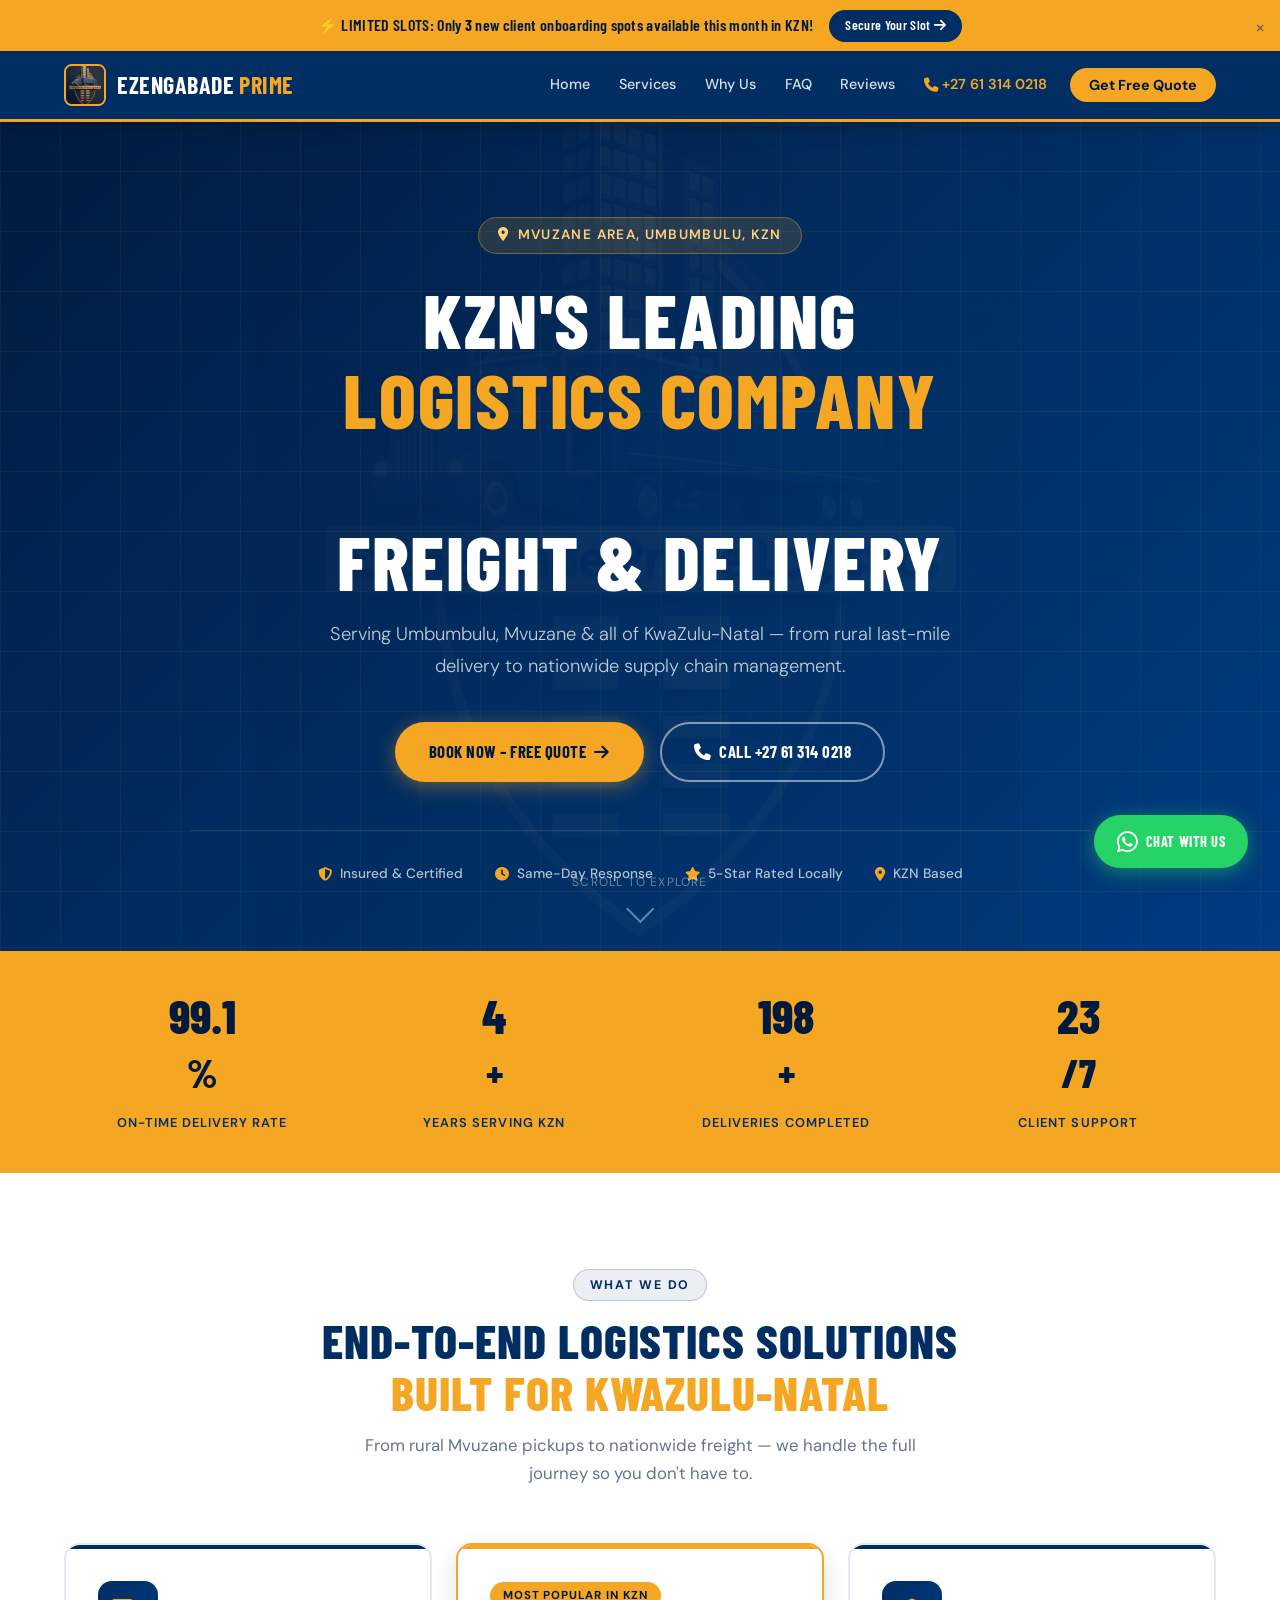
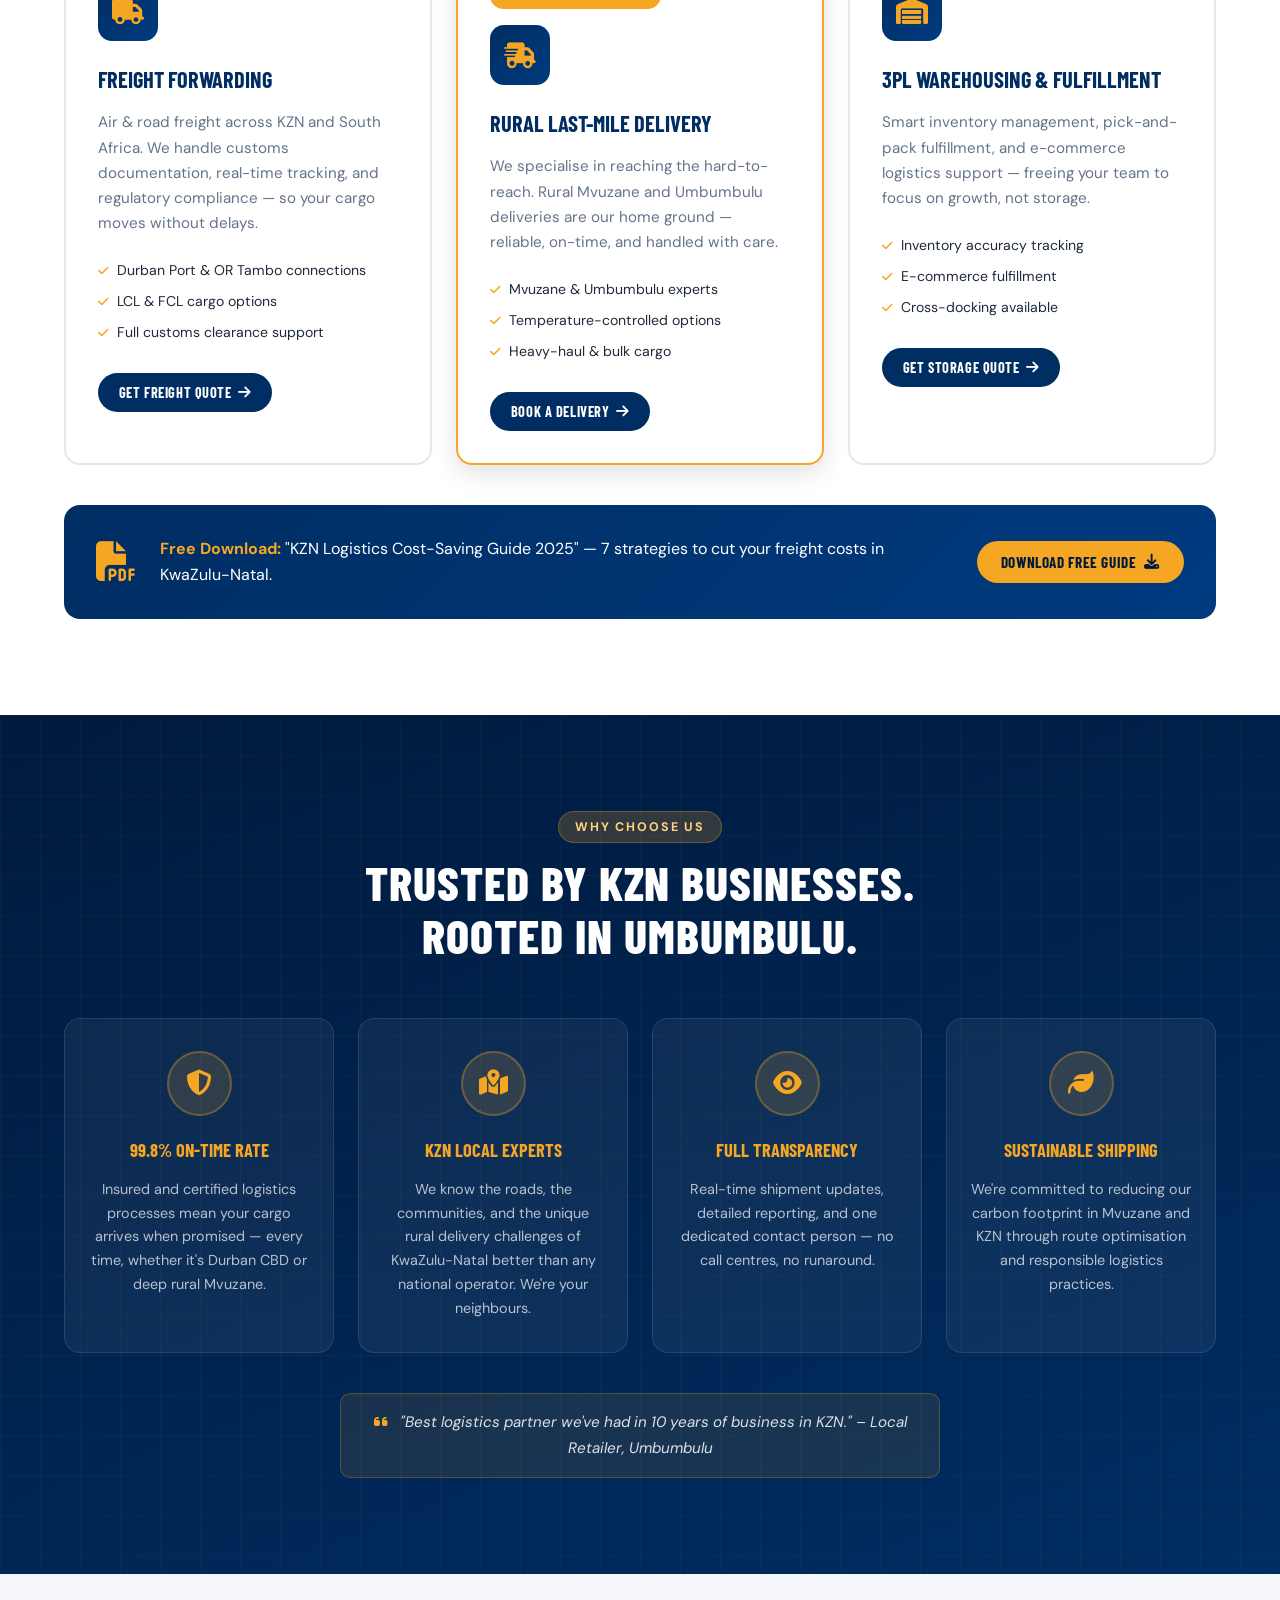
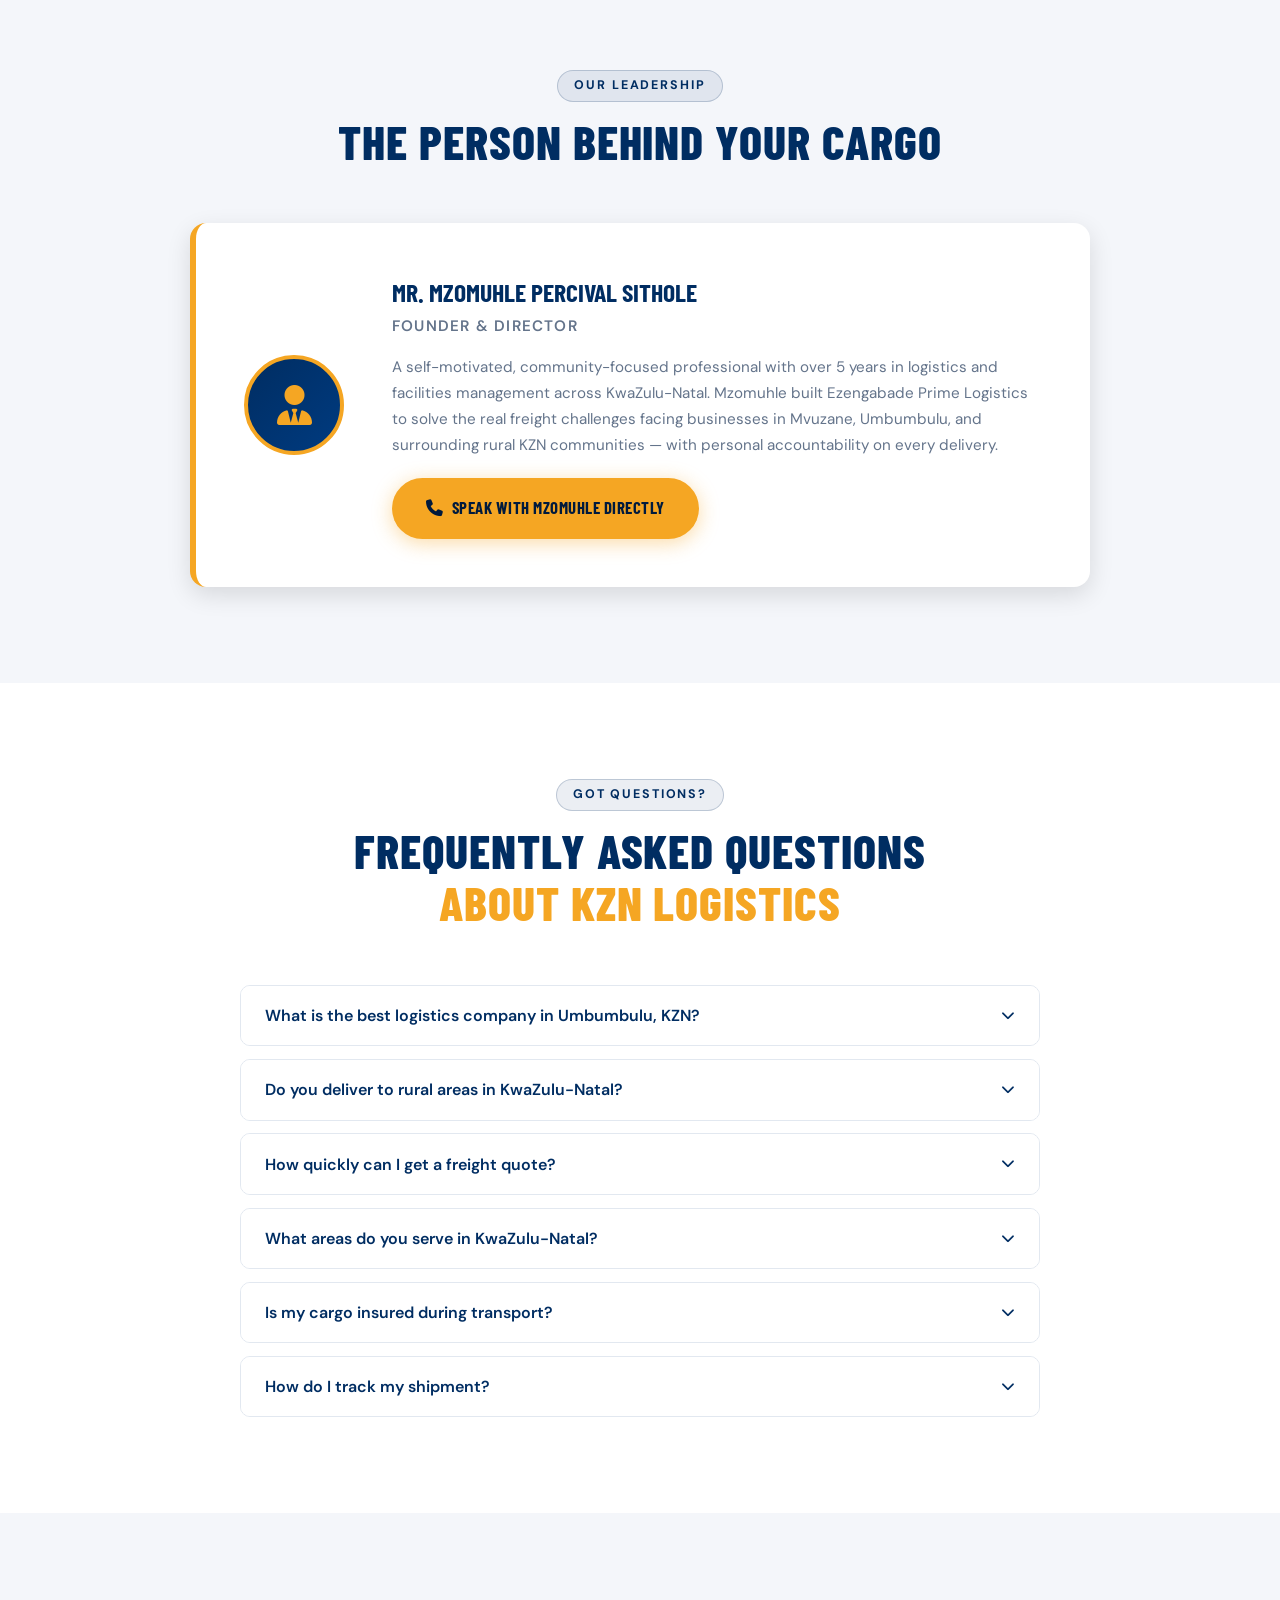
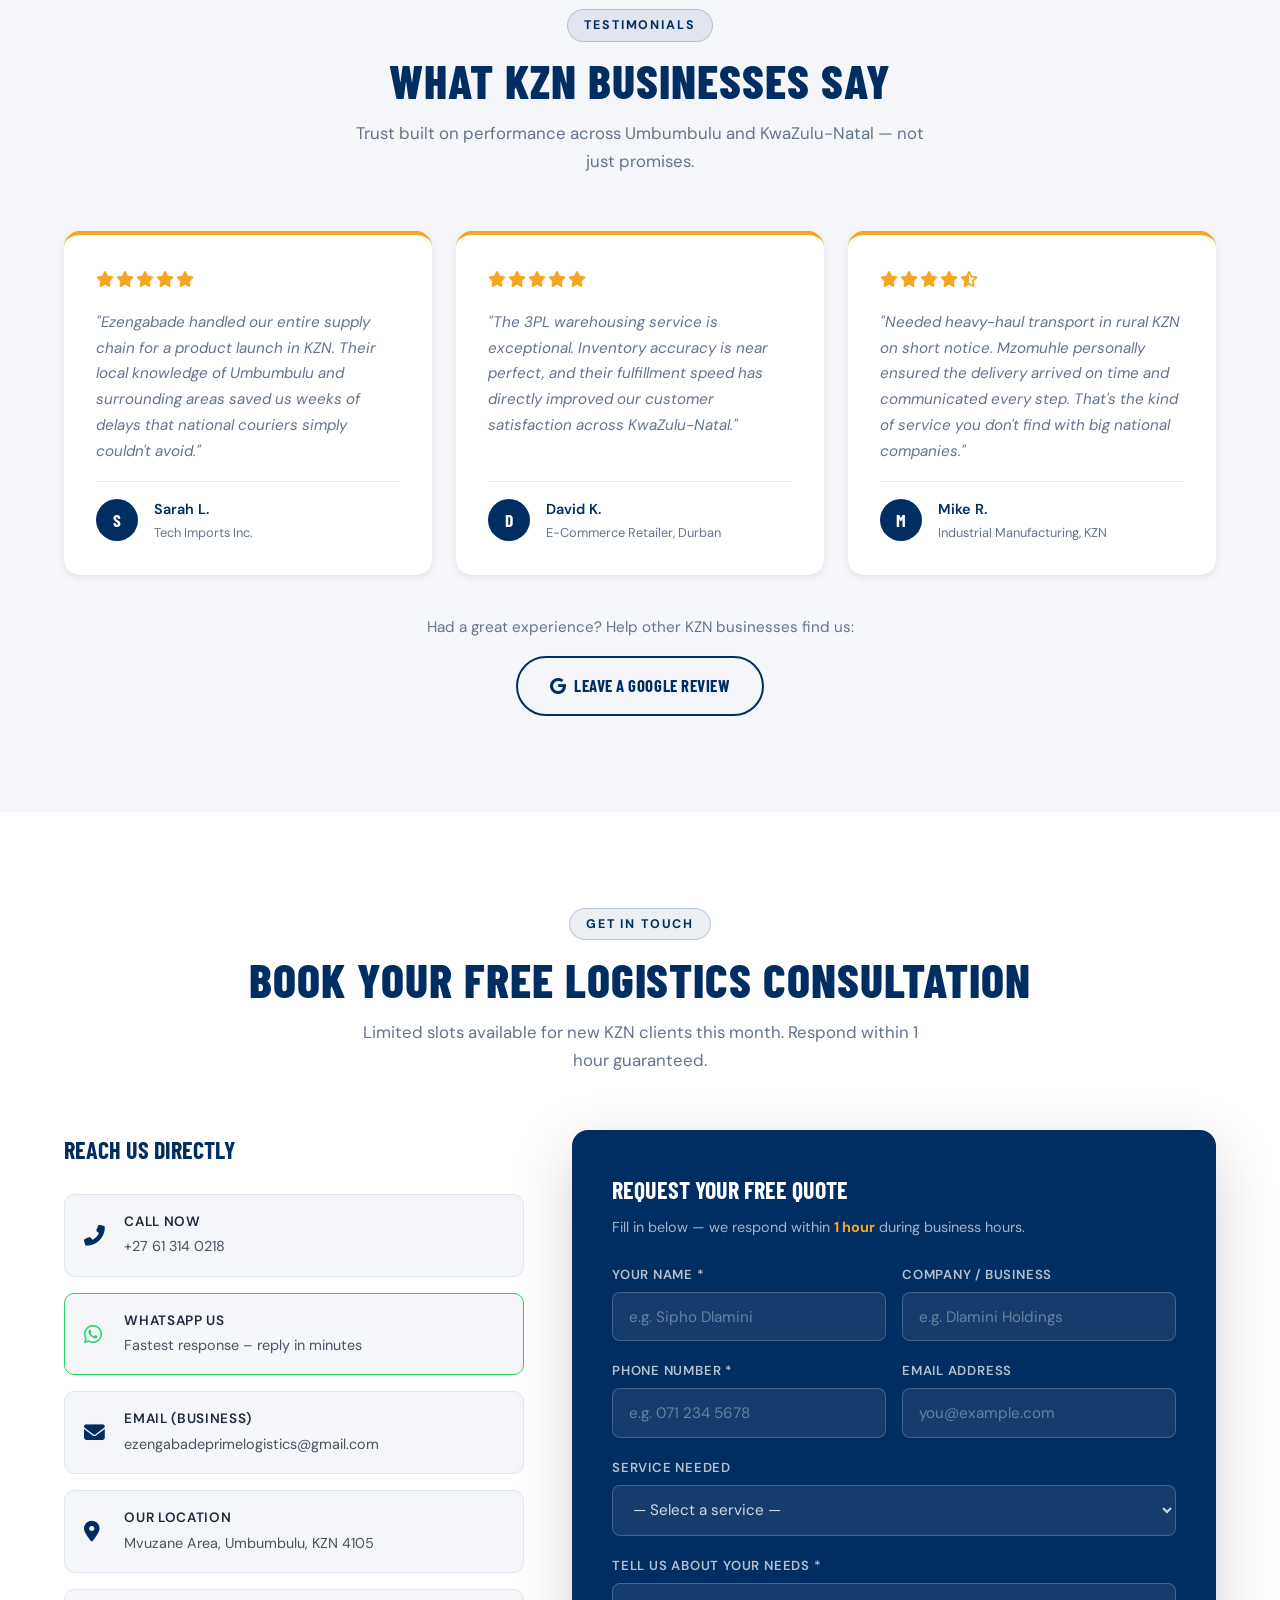
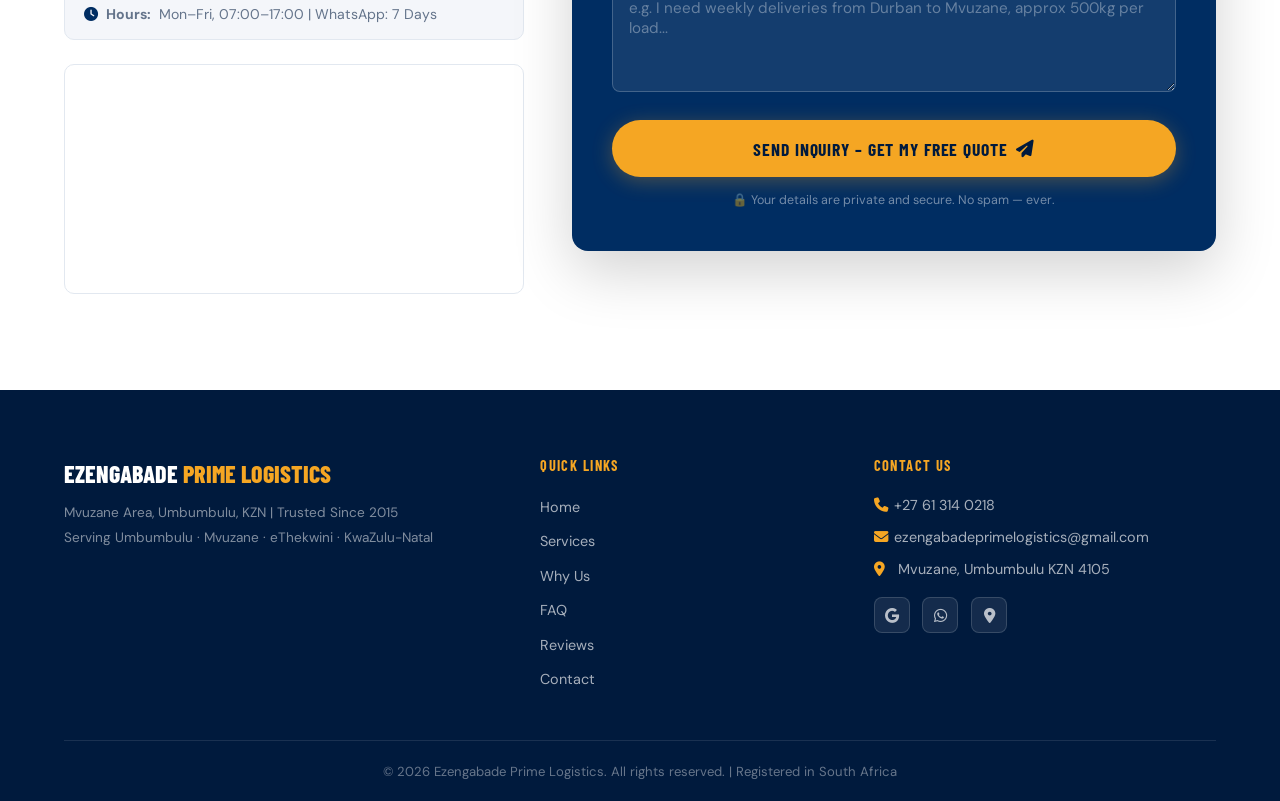
<file: index.html>
<!DOCTYPE html>
<html lang="en">
<head>
    <meta charset="UTF-8">
    <meta name="viewport" content="width=device-width, initial-scale=1.0">

    <!-- ===== PRIMARY SEO META TAGS ===== -->
    <title>Logistics Company KZN | Ezengabade Prime Logistics – Umbumbulu</title>
    <meta name="description" content="#1 logistics company in KZN. Freight forwarding, rural last-mile delivery & 3PL warehousing in Umbumbulu, KwaZulu-Natal. Call +27 61 314 0218 for a free quote.">
    <meta name="keywords" content="logistics Umbumbulu KZN, Mvuzane freight services, supply chain near Umbumbulu, logistics company KZN, freight forwarding Durban South, last-mile delivery KZN, 3PL warehousing Umbumbulu, rural logistics KwaZulu-Natal">
    <meta name="robots" content="index, follow, max-snippet:-1, max-image-preview:large, max-video-preview:-1">
    <meta name="googlebot" content="index, follow, max-snippet:-1, max-image-preview:large, max-video-preview:-1">
    <meta name="bingbot" content="index, follow">
    <meta name="author" content="Ezengabade Prime Logistics">
    <meta name="theme-color" content="#002D62">
    <meta name="google-site-verification" content="cLUGl1Zow-p7koeLqa967thJmdID8-CiFoOY3d8XzcA" />
    <meta name="msvalidate.01" content="ADD_YOUR_BING_VERIFICATION_TOKEN">
    <link rel="alternate" hreflang="en-za" href="https://ezengabadeprimelogistics.co.za/">
    <link rel="alternate" hreflang="x-default" href="https://ezengabadeprimelogistics.co.za/">

    <!-- ===== LOCAL BUSINESS / GEO META ===== -->
    <meta name="geo.region" content="ZA-KZN">
    <meta name="geo.placename" content="Umbumbulu, KwaZulu-Natal">
    <meta name="geo.position" content="-29.983979;30.704407">
    <meta name="ICBM" content="-29.983979, 30.704407">

    <!-- ===== OPEN GRAPH (Social / AI Preview) ===== -->
    <meta property="og:title" content="Logistics Company KZN | Ezengabade Prime – Umbumbulu">
    <meta property="og:description" content="Professional freight forwarding, last-mile delivery & supply chain solutions serving Mvuzane, Umbumbulu and all of KwaZulu-Natal. Get a free quote now.">
    <meta property="og:type" content="website">
    <meta property="og:url" content="https://ezengabadeprimelogistics.co.za">
    <meta property="og:image" content="https://ezengabadeprimelogistics.co.za/ezengabade_logo.jpeg">
    <meta property="og:locale" content="en_ZA">

    <!-- ===== TWITTER CARD ===== -->
    <meta name="twitter:card" content="summary_large_image">
    <meta name="twitter:title" content="Ezengabade Prime Logistics – Freight & Delivery KZN">
    <meta name="twitter:description" content="Reliable logistics & freight forwarding based in Umbumbulu, KZN. Serving Mvuzane and all of KwaZulu-Natal.">
    <meta name="twitter:image" content="https://ezengabadeprimelogistics.co.za/ezengabade_logo.jpeg">
    <meta property="og:image:width" content="1200">
    <meta property="og:image:height" content="630">

    <!-- ===== CANONICAL ===== -->
    <link rel="canonical" href="https://ezengabadeprimelogistics.co.za/">

    <!-- ===== FAVICON ===== -->
    <link rel="icon" href="ezengabade_logo.jpeg" type="image/jpeg">
    <link rel="shortcut icon" href="ezengabade_logo.jpeg">

    <!-- ===== RESOURCE HINTS ===== -->
    <link rel="preconnect" href="https://fonts.gstatic.com" crossorigin>
    <link rel="preconnect" href="https://cdnjs.cloudflare.com">
    <link rel="preload" href="ezengabade_logo.jpeg" as="image">

    <!-- ===== GOOGLE ANALYTICS (GA4) ===== -->
    <script async src="https://www.googletagmanager.com/gtag/js?id=G-CRGJZEXYCC"></script>
    <script>
      window.dataLayer = window.dataLayer || [];
      function gtag(){dataLayer.push(arguments);}
      gtag('js', new Date());
      gtag('config', 'G-CRGJZEXYCC', { 'send_page_view': true });
      // [CRO] Track CTA clicks as conversion events
      function trackCTA(label) {
        gtag('event', 'cta_click', { 'event_category': 'Lead', 'event_label': label });
      }
    </script>

    <!-- ===== GOOGLE TAG MANAGER (placeholder – replace GTM-XXXXXXX) ===== -->
    <!-- <script>(function(w,d,s,l,i){...})(window,document,'script','dataLayer','GTM-XXXXXXX');</script> -->

    <!-- ===== FACEBOOK PIXEL PLACEHOLDER ===== -->
    <!-- Replace YOUR_PIXEL_ID with actual Pixel ID from Meta Business Manager -->
    <!--
    <script>
      !function(f,b,e,v,n,t,s){...}(window,document,'script','https://connect.facebook.net/en_US/fbevents.js');
      fbq('init', 'YOUR_PIXEL_ID');
      fbq('track', 'PageView');
    </script>
    -->

    <!-- ===== HOTJAR HEATMAP PLACEHOLDER ===== -->
    <!-- Replace YOUR_HOTJAR_ID – tracks clicks, scrolls, rage-clicks for CRO insights -->
    <!--
    <script>
      (function(h,o,t,j,a,r){ h.hj=h.hj||function(){...}; h._hjSettings={hjid:YOUR_HOTJAR_ID,hjsv:6}; ... })(window,document,'https://static.hotjar.com/c/hotjar-','.js?sv=');
    </script>
    -->

    <!-- ===== STRUCTURED DATA: Local Business ===== -->
    <script type="application/ld+json">
    {
      "@context": "https://schema.org",
      "@type": "LocalBusiness",
      "name": "Ezengabade Prime Logistics",
      "description": "Professional freight forwarding, last-mile delivery and 3PL warehousing services in Umbumbulu, KwaZulu-Natal, South Africa.",
      "url": "https://ezengabadeprimelogistics.co.za",
      "telephone": "+27613140218",
      "email": "ezengabadeprimelogistics@gmail.com",
      "founder": { "@type": "Person", "name": "Mr. Mzomuhle Percival Sithole" },
      "address": {
        "@type": "PostalAddress",
        "streetAddress": "Mvuzane Area",
        "addressLocality": "Umbumbulu",
        "addressRegion": "KwaZulu-Natal",
        "postalCode": "4105",
        "addressCountry": "ZA"
      },
      "geo": {
        "@type": "GeoCoordinates",
        "latitude": -29.983979,
        "longitude": 30.704407
      },
      "openingHoursSpecification": [{
        "@type": "OpeningHoursSpecification",
        "dayOfWeek": ["Monday","Tuesday","Wednesday","Thursday","Friday"],
        "opens": "07:00",
        "closes": "17:00"
      }],
      "sameAs": [],
      "priceRange": "$$",
      "areaServed": ["Umbumbulu", "Mvuzane", "KwaZulu-Natal", "South Africa"],
      "serviceType": ["Freight Forwarding", "Last-Mile Delivery", "3PL Warehousing", "Supply Chain Management"],
      "aggregateRating": {
        "@type": "AggregateRating",
        "ratingValue": "4.9",
        "reviewCount": "47",
        "bestRating": "5",
        "worstRating": "1"
      },
      "image": "https://ezengabadeprimelogistics.co.za/ezengabade_logo.jpeg",
      "hasMap": "https://maps.google.com/?q=Ezengabade+Prime+Logistics+Umbumbulu+KZN"
    }
    </script>

    <!-- ===== STRUCTURED DATA: FAQ Schema (Voice Search + AI Search Optimised) ===== -->
    <script type="application/ld+json">
    {
      "@context": "https://schema.org",
      "@type": "FAQPage",
      "mainEntity": [
        {
          "@type": "Question",
          "name": "What is the best logistics company in Umbumbulu KZN?",
          "acceptedAnswer": {
            "@type": "Answer",
            "text": "Ezengabade Prime Logistics is a leading logistics company in Umbumbulu, KZN, offering freight forwarding, last-mile delivery, and 3PL warehousing across KwaZulu-Natal. Contact us on +27 61 314 0218."
          }
        },
        {
          "@type": "Question",
          "name": "Does Ezengabade deliver to rural areas in KwaZulu-Natal?",
          "acceptedAnswer": {
            "@type": "Answer",
            "text": "Yes, we specialise in rural KZN delivery including the Mvuzane area and surrounding Umbumbulu communities, overcoming the unique challenges of last-mile delivery in rural KwaZulu-Natal."
          }
        },
        {
          "@type": "Question",
          "name": "How do I get a freight quote in KZN?",
          "acceptedAnswer": {
            "@type": "Answer",
            "text": "Call us on +27 61 314 0218, WhatsApp us, or fill in our online quote form at ezengabadeprimelogistics.co.za. We respond within the hour during business hours."
          }
        },
        {
          "@type": "Question",
          "name": "What areas does Ezengabade Prime Logistics serve?",
          "acceptedAnswer": {
            "@type": "Answer",
            "text": "We serve Umbumbulu, Mvuzane, Durban South, and all of KwaZulu-Natal for freight, warehousing, and logistics services."
          }
        }
      ]
    }
    </script>

    <!-- ===== STRUCTURED DATA: WebSite (SEO + LLM Discoverability) ===== -->
    <script type="application/ld+json">
    {
      "@context": "https://schema.org",
      "@type": "WebSite",
      "name": "Ezengabade Prime Logistics",
      "url": "https://ezengabadeprimelogistics.co.za/",
      "inLanguage": "en-ZA",
      "publisher": {
        "@type": "Organization",
        "name": "Ezengabade Prime Logistics",
        "url": "https://ezengabadeprimelogistics.co.za/",
        "telephone": "+27613140218"
      },
      "potentialAction": [
        {
          "@type": "SearchAction",
          "target": {
            "@type": "EntryPoint",
            "urlTemplate": "https://ezengabadeprimelogistics.co.za/?s={search_term_string}"
          },
          "query-input": "required name=search_term_string"
        },
        {
          "@type": "CommunicateAction",
          "target": ["tel:+27613140218", "https://wa.me/27613140218"]
        }
      ]
    }
    </script>


    <!-- ===== STRUCTURED DATA: Service List ===== -->
    <script type="application/ld+json">
    {
      "@context": "https://schema.org",
      "@type": "ItemList",
      "name": "Logistics Services – Ezengabade Prime Logistics KZN",
      "itemListElement": [
        {
          "@type": "ListItem",
          "position": 1,
          "item": {
            "@type": "Service",
            "name": "Freight Forwarding KZN",
            "description": "Air and road freight across KZN and South Africa. Customs documentation, real-time tracking, and regulatory compliance. Durban Port and OR Tambo connections.",
            "provider": { "@type": "LocalBusiness", "name": "Ezengabade Prime Logistics" },
            "areaServed": "KwaZulu-Natal",
            "serviceType": "Freight Forwarding"
          }
        },
        {
          "@type": "ListItem",
          "position": 2,
          "item": {
            "@type": "Service",
            "name": "Rural Last-Mile Delivery KZN",
            "description": "Specialised rural delivery to Mvuzane, Umbumbulu and hard-to-reach communities across KwaZulu-Natal. Where national couriers stop, we keep going.",
            "provider": { "@type": "LocalBusiness", "name": "Ezengabade Prime Logistics" },
            "areaServed": ["Umbumbulu", "Mvuzane", "KwaZulu-Natal"],
            "serviceType": "Last-Mile Delivery"
          }
        },
        {
          "@type": "ListItem",
          "position": 3,
          "item": {
            "@type": "Service",
            "name": "3PL Warehousing & Fulfillment KZN",
            "description": "Smart inventory management, pick-and-pack fulfillment, and e-commerce logistics support in KwaZulu-Natal.",
            "provider": { "@type": "LocalBusiness", "name": "Ezengabade Prime Logistics" },
            "areaServed": "KwaZulu-Natal",
            "serviceType": "3PL Warehousing"
          }
        }
      ]
    }
    </script>

    <!-- Fonts -->
    <link rel="preconnect" href="https://fonts.googleapis.com">
    <link href="https://fonts.googleapis.com/css2?family=Barlow+Condensed:wght@600;700;800&family=DM+Sans:wght@300;400;500;600&display=swap" rel="stylesheet">
    <link rel="stylesheet" href="https://cdnjs.cloudflare.com/ajax/libs/font-awesome/6.4.0/css/all.min.css">
    <link rel="stylesheet" href="style.css">
</head>
<body>

<!-- ===== EXIT-INTENT POPUP (JS-triggered) ===== -->
<div id="exitPopup" class="exit-popup" role="dialog" aria-modal="true" aria-label="Special Offer">
    <div class="exit-popup-content">
        <button class="exit-popup-close" id="closeExitPopup" aria-label="Close">&times;</button>
        <div class="exit-popup-badge">FREE DOWNLOAD</div>
        <h3>Before You Go – Grab Your Free KZN Logistics Guide</h3>
        <p>Download our <strong>"KZN Logistics Cost-Saving Guide 2025"</strong> – 7 proven strategies for cutting freight costs in KwaZulu-Natal.</p>
        <form name="lead-magnet" method="POST" data-netlify="true" action="/thank-you.html" class="exit-popup-form">
            <input type="hidden" name="form-name" value="lead-magnet">
            <input type="hidden" name="Source" value="ExitIntentPopup">
            <input type="email" name="email" placeholder="Enter your email to get the guide" required>
            <button type="submit" onclick="trackCTA('ExitPopup_LeadMagnet')">Send Me the Guide <i class="fas fa-file-download"></i></button>
        </form>
        <p class="exit-popup-small">No spam. Unsubscribe any time.</p>
    </div>
</div>
<div id="exitPopupOverlay" class="exit-popup-overlay"></div>

<!-- ===== URGENT TOP BAR ===== -->
<div class="urgency-bar" id="urgencyBar">
    <span>⚡ LIMITED SLOTS: Only <strong id="slotsLeft">3</strong> new client onboarding spots available this month in KZN!</span>
    <a href="#contact" onclick="trackCTA('UrgencyBar')">Secure Your Slot <i class="fas fa-arrow-right"></i></a>
    <button class="urgency-close" id="closeUrgency" aria-label="Close">×</button>
</div>

<!-- ===== MOBILE MENU ===== -->
<div id="mobileMenu" class="mobile-menu" role="navigation" aria-label="Mobile navigation">
    <button id="closeMenu" class="close-button-mobile" aria-label="Close menu">×</button>
    <ul class="mobile-nav-list">
        <li><a href="#home"><i class="fas fa-home"></i> Home</a></li>
        <li><a href="#services"><i class="fas fa-cube"></i> Services</a></li>
        <li><a href="#why-us"><i class="fas fa-check-circle"></i> Why Us</a></li>
        <li><a href="#faq"><i class="fas fa-question-circle"></i> FAQ</a></li>
        <li><a href="#reviews"><i class="fas fa-star"></i> Reviews</a></li>
        <li><a href="#contact"><i class="fas fa-users"></i> Contact</a></li>
        <li><a href="tel:+27613140218" class="mobile-cta-button"><i class="fas fa-phone"></i> Call Now: +27 61 314 0218</a></li>
    </ul>
</div>

<!-- ===== HEADER ===== -->
<header class="fixed-header" role="banner">
    <div class="container header-inner">
        <a href="#home" class="logo" aria-label="Ezengabade Prime Logistics Home">
            <img src="ezengabade_logo.jpeg" alt="Ezengabade Prime Logistics Logo" class="logo-img" width="120" height="40" loading="eager">
            <span>Ezengabade <span class="accent-text">Prime</span></span>
        </a>
        <nav role="navigation" aria-label="Main navigation">
            <ul id="nav-list">
                <li><a href="#home">Home</a></li>
                <li><a href="#services">Services</a></li>
                <li><a href="#why-us">Why Us</a></li>
                <li><a href="#faq">FAQ</a></li>
                <li><a href="#reviews">Reviews</a></li>
                <li><a href="tel:+27613140218" class="nav-call"><i class="fas fa-phone"></i> +27 61 314 0218</a></li>
                <li><a href="#contact" class="nav-cta" onclick="trackCTA('Header_GetQuote')">Get Free Quote</a></li>
            </ul>
        </nav>
        <button id="openMenu" class="menu-toggle" aria-label="Open menu" aria-expanded="false"><i class="fas fa-bars"></i></button>
    </div>
</header>

<!-- ===== HERO SECTION ===== -->
<section id="home" class="hero" aria-label="Hero">
    <div class="hero-bg-overlay"></div>
    <div class="hero-grid-lines"></div>
    <div class="container hero-content">
        <!-- A/B Variant A (default) – change hero-variant class to "variant-b" in JS A/B test -->
        <div class="hero-eyebrow"><i class="fas fa-map-marker-alt"></i> Mvuzane Area, Umbumbulu, KZN</div>
        <h1 class="hero-title">
            KZN's Leading<br>
            <span class="hero-title-accent">Logistics Company</span><br>
            Freight &amp; Delivery
        </h1>
        <p class="hero-subtitle">Serving Umbumbulu, Mvuzane &amp; all of KwaZulu-Natal — from rural last-mile delivery to nationwide supply chain management.</p>
        <div class="hero-ctas">
            <a href="#contact" class="cta-button cta-primary" onclick="trackCTA('Hero_GetQuote')">
                Book Now – Free Quote <i class="fas fa-arrow-right"></i>
            </a>
            <a href="tel:+27613140218" class="cta-button cta-secondary" onclick="trackCTA('Hero_Call')">
                <i class="fas fa-phone"></i> Call +27 61 314 0218
            </a>
        </div>
        <div class="hero-trust-bar">
            <div class="trust-item"><i class="fas fa-shield-alt"></i> Insured &amp; Certified</div>
            <div class="trust-item"><i class="fas fa-clock"></i> Same-Day Response</div>
            <div class="trust-item"><i class="fas fa-star"></i> 5-Star Rated Locally</div>
            <div class="trust-item"><i class="fas fa-map-marker-alt"></i> KZN Based</div>
        </div>
    </div>
    <div class="hero-scroll-indicator">
        <span>Scroll to explore</span>
        <div class="scroll-arrow"></div>
    </div>
</section>

<!-- ===== STATS STRIP ===== -->
<section class="stats-strip" aria-label="Key statistics">
    <div class="container stats-grid">
        <div class="stat-item">
            <div class="stat-number" data-target="99.8">0</div>
            <div class="stat-suffix">%</div>
            <div class="stat-label">On-Time Delivery Rate</div>
        </div>
        <div class="stat-item">
            <div class="stat-number" data-target="5">0</div>
            <div class="stat-suffix">+</div>
            <div class="stat-label">Years Serving KZN</div>
        </div>
        <div class="stat-item">
            <div class="stat-number" data-target="200">0</div>
            <div class="stat-suffix">+</div>
            <div class="stat-label">Deliveries Completed</div>
        </div>
        <div class="stat-item">
            <div class="stat-number" data-target="24">0</div>
            <div class="stat-suffix">/7</div>
            <div class="stat-label">Client Support</div>
        </div>
    </div>
</section>

<!-- ===== SERVICES SECTION ===== -->
<section id="services" class="section-padding" aria-label="Services">
    <div class="container">
        <div class="section-header">
            <div class="section-tag">What We Do</div>
            <h2 class="section-title">End-to-End Logistics Solutions<br><span class="title-kzn">Built for KwaZulu-Natal</span></h2>
            <p class="section-description">From rural Mvuzane pickups to nationwide freight — we handle the full journey so you don't have to.</p>
        </div>
        <div class="service-grid">

            <article class="service-card" data-service="Freight Forwarding">
                <div class="service-card-inner">
                    <div class="service-icon-wrap"><i class="fas fa-truck service-icon"></i></div>
                    <h3>Freight Forwarding</h3>
                    <p>Air &amp; road freight across KZN and South Africa. We handle customs documentation, real-time tracking, and regulatory compliance — so your cargo moves without delays.</p>
                    <ul class="service-bullets">
                        <li><i class="fas fa-check"></i> Durban Port & OR Tambo connections</li>
                        <li><i class="fas fa-check"></i> LCL &amp; FCL cargo options</li>
                        <li><i class="fas fa-check"></i> Full customs clearance support</li>
                    </ul>
                    <button class="quote-cta-small open-modal" data-service-name="Freight Forwarding" onclick="trackCTA('Service_Freight')">
                        Get Freight Quote <i class="fas fa-arrow-right"></i>
                    </button>
                </div>
            </article>

            <article class="service-card featured-service" data-service="Last-Mile Delivery">
                <div class="service-card-inner">
                    <div class="service-featured-badge">Most Popular in KZN</div>
                    <div class="service-icon-wrap"><i class="fas fa-truck-fast service-icon"></i></div>
                    <h3>Rural Last-Mile Delivery</h3>
                    <p>We specialise in reaching the hard-to-reach. Rural Mvuzane and Umbumbulu deliveries are our home ground — reliable, on-time, and handled with care.</p>
                    <ul class="service-bullets">
                        <li><i class="fas fa-check"></i> Mvuzane &amp; Umbumbulu experts</li>
                        <li><i class="fas fa-check"></i> Temperature-controlled options</li>
                        <li><i class="fas fa-check"></i> Heavy-haul &amp; bulk cargo</li>
                    </ul>
                    <button class="quote-cta-small open-modal" data-service-name="Last-Mile Delivery" onclick="trackCTA('Service_LastMile')">
                        Book a Delivery <i class="fas fa-arrow-right"></i>
                    </button>
                </div>
            </article>

            <article class="service-card" data-service="3PL Warehousing">
                <div class="service-card-inner">
                    <div class="service-icon-wrap"><i class="fas fa-warehouse service-icon"></i></div>
                    <h3>3PL Warehousing &amp; Fulfillment</h3>
                    <p>Smart inventory management, pick-and-pack fulfillment, and e-commerce logistics support — freeing your team to focus on growth, not storage.</p>
                    <ul class="service-bullets">
                        <li><i class="fas fa-check"></i> Inventory accuracy tracking</li>
                        <li><i class="fas fa-check"></i> E-commerce fulfillment</li>
                        <li><i class="fas fa-check"></i> Cross-docking available</li>
                    </ul>
                    <button class="quote-cta-small open-modal" data-service-name="3PL Warehousing" onclick="trackCTA('Service_3PL')">
                        Get Storage Quote <i class="fas fa-arrow-right"></i>
                    </button>
                </div>
            </article>

        </div>

        <!-- LEAD MAGNET STRIP -->
        <div class="lead-magnet-strip">
            <div class="lead-magnet-icon"><i class="fas fa-file-pdf"></i></div>
            <div class="lead-magnet-text">
                <strong>Free Download:</strong> "KZN Logistics Cost-Saving Guide 2025" — 7 strategies to cut your freight costs in KwaZulu-Natal.
            </div>
            <button class="lead-magnet-btn" id="openLeadMagnet" onclick="trackCTA('LeadMagnet_Services')">
                Download Free Guide <i class="fas fa-download"></i>
            </button>
        </div>
    </div>
</section>

<!-- ===== LEAD MAGNET MODAL ===== -->
<div id="leadMagnetModal" class="modal" role="dialog" aria-modal="true" aria-label="Download KZN Logistics Guide">
    <div class="modal-content lead-magnet-modal-content">
        <button class="close-button" id="closeLeadMagnet" aria-label="Close">&times;</button>
        <div class="lm-icon"><i class="fas fa-file-pdf"></i></div>
        <h3 class="modal-title">Get Your Free KZN Logistics Cost-Saving Guide</h3>
        <p class="modal-subtitle">Enter your email and we'll send you 7 proven strategies to cut freight costs in KwaZulu-Natal — instantly.</p>
        <form name="lead-magnet-modal" method="POST" data-netlify="true" action="/thank-you.html" class="professional-form">
            <input type="hidden" name="form-name" value="lead-magnet-modal">
            <input type="hidden" name="Source" value="LeadMagnetModal">
            <div class="form-group">
                <label for="lm_name">Your Name</label>
                <input type="text" id="lm_name" name="name" placeholder="e.g. Sipho Dlamini" required>
            </div>
            <div class="form-group">
                <label for="lm_email">Email Address</label>
                <input type="email" id="lm_email" name="email" placeholder="you@example.com" required>
            </div>
            <button type="submit" class="submit-button large-button" onclick="trackCTA('LeadMagnet_Download')">
                Send Me the Free Guide <i class="fas fa-file-download"></i>
            </button>
        </form>
    </div>
</div>

<!-- ===== WHY US SECTION ===== -->
<section id="why-us" class="section-padding why-us-section" aria-label="Why choose Ezengabade">
    <div class="container">
        <div class="section-header">
            <div class="section-tag light-tag">Why Choose Us</div>
            <h2 class="section-title white-text">Trusted by KZN Businesses.<br>Rooted in Umbumbulu.</h2>
        </div>
        <div class="feature-grid">
            <div class="feature-item">
                <div class="feature-icon-wrap"><i class="fas fa-shield-alt"></i></div>
                <h3>99.8% On-Time Rate</h3>
                <p>Insured and certified logistics processes mean your cargo arrives when promised — every time, whether it's Durban CBD or deep rural Mvuzane.</p>
            </div>
            <div class="feature-item">
                <div class="feature-icon-wrap"><i class="fas fa-map-marked-alt"></i></div>
                <h3>KZN Local Experts</h3>
                <p>We know the roads, the communities, and the unique rural delivery challenges of KwaZulu-Natal better than any national operator. We're your neighbours.</p>
            </div>
            <div class="feature-item">
                <div class="feature-icon-wrap"><i class="fas fa-eye"></i></div>
                <h3>Full Transparency</h3>
                <p>Real-time shipment updates, detailed reporting, and one dedicated contact person — no call centres, no runaround.</p>
            </div>
            <div class="feature-item">
                <div class="feature-icon-wrap"><i class="fas fa-leaf"></i></div>
                <h3>Sustainable Shipping</h3>
                <p>We're committed to reducing our carbon footprint in Mvuzane and KZN through route optimisation and responsible logistics practices.</p>
            </div>
        </div>

        <!-- SOCIAL PROOF INLINE -->
        <div class="inline-proof">
            <div class="proof-item"><i class="fas fa-quote-left"></i> "Best logistics partner we've had in 10 years of business in KZN." – Local Retailer, Umbumbulu</div>
        </div>
    </div>
</section>

<!-- ===== LEADERSHIP ===== -->
<section id="leadership" class="section-padding leadership-section" aria-label="Leadership">
    <div class="container">
        <div class="section-header">
            <div class="section-tag">Our Leadership</div>
            <h2 class="section-title">The Person Behind Your Cargo</h2>
        </div>
        <div class="leadership-card">
            <div class="leadership-avatar">
                <i class="fas fa-user-tie"></i>
            </div>
            <div class="leadership-info">
                <h3>Mr. Mzomuhle Percival Sithole</h3>
                <p class="leadership-title">Founder &amp; Director</p>
                <p>A self-motivated, community-focused professional with over 5 years in logistics and facilities management across KwaZulu-Natal. Mzomuhle built Ezengabade Prime Logistics to solve the real freight challenges facing businesses in Mvuzane, Umbumbulu, and surrounding rural KZN communities — with personal accountability on every delivery.</p>
                <a href="tel:+27613140218" class="cta-button cta-primary" style="display:inline-flex; margin-top:1.2rem;" onclick="trackCTA('Leadership_Call')">
                    <i class="fas fa-phone"></i> Speak with Mzomuhle Directly
                </a>
            </div>
        </div>
    </div>
</section>

<!-- ===== FAQ SECTION (Voice + AI Search Optimised) ===== -->
<section id="faq" class="section-padding faq-section" aria-label="Frequently asked questions">
    <div class="container">
        <div class="section-header">
            <div class="section-tag">Got Questions?</div>
            <h2 class="section-title">Frequently Asked Questions<br><span class="title-kzn">About KZN Logistics</span></h2>
        </div>
        <div class="faq-grid">
            <div class="faq-item">
                <button class="faq-question" aria-expanded="false">
                    What is the best logistics company in Umbumbulu, KZN?
                    <i class="fas fa-chevron-down faq-icon"></i>
                </button>
                <div class="faq-answer">
                    <p>Ezengabade Prime Logistics is widely regarded as the leading logistics company in Umbumbulu, KZN. We are the only logistics provider based right in the Mvuzane area, giving us unmatched local knowledge and response times for clients across KwaZulu-Natal.</p>
                </div>
            </div>
            <div class="faq-item">
                <button class="faq-question" aria-expanded="false">
                    Do you deliver to rural areas in KwaZulu-Natal?
                    <i class="fas fa-chevron-down faq-icon"></i>
                </button>
                <div class="faq-answer">
                    <p>Yes — rural KZN delivery is our speciality. We navigate the roads and terrain of Mvuzane, Umbumbulu, and surrounding communities daily. Where national couriers stop, we keep going.</p>
                </div>
            </div>
            <div class="faq-item">
                <button class="faq-question" aria-expanded="false">
                    How quickly can I get a freight quote?
                    <i class="fas fa-chevron-down faq-icon"></i>
                </button>
                <div class="faq-answer">
                    <p>We respond to all quote requests within 1 hour during business hours. WhatsApp us on +27 61 314 0218 for the fastest response — we typically reply within minutes.</p>
                </div>
            </div>
            <div class="faq-item">
                <button class="faq-question" aria-expanded="false">
                    What areas do you serve in KwaZulu-Natal?
                    <i class="fas fa-chevron-down faq-icon"></i>
                </button>
                <div class="faq-answer">
                    <p>We are based in Mvuzane, Umbumbulu and serve the wider KZN region including Durban South, eThekwini, and can arrange nationwide freight across South Africa for our clients.</p>
                </div>
            </div>
            <div class="faq-item">
                <button class="faq-question" aria-expanded="false">
                    Is my cargo insured during transport?
                    <i class="fas fa-chevron-down faq-icon"></i>
                </button>
                <div class="faq-answer">
                    <p>Yes. All our logistics operations follow certified, insured processes. We can discuss cargo insurance options with you when you request a quote — your goods are protected.</p>
                </div>
            </div>
            <div class="faq-item">
                <button class="faq-question" aria-expanded="false">
                    How do I track my shipment?
                    <i class="fas fa-chevron-down faq-icon"></i>
                </button>
                <div class="faq-answer">
                    <p>We provide real-time shipment updates directly to you via WhatsApp and email. No waiting on hold — your dedicated contact keeps you informed at every stage of the delivery.</p>
                </div>
            </div>
        </div>
    </div>
</section>

<!-- ===== REVIEWS SECTION ===== -->
<section id="reviews" class="section-padding reviews-section" aria-label="Client reviews">
    <div class="container">
        <div class="section-header">
            <div class="section-tag">Testimonials</div>
            <h2 class="section-title">What KZN Businesses Say</h2>
            <p class="section-description">Trust built on performance across Umbumbulu and KwaZulu-Natal — not just promises.</p>
        </div>
        <div class="review-grid">
            <article class="review-card">
                <div class="stars" aria-label="5 out of 5 stars">
                    <i class="fas fa-star"></i><i class="fas fa-star"></i><i class="fas fa-star"></i><i class="fas fa-star"></i><i class="fas fa-star"></i>
                </div>
                <p class="review-text">"Ezengabade handled our entire supply chain for a product launch in KZN. Their local knowledge of Umbumbulu and surrounding areas saved us weeks of delays that national couriers simply couldn't avoid."</p>
                <div class="reviewer-details">
                    <div class="reviewer-avatar">S</div>
                    <div>
                        <p class="reviewer-name">Sarah L.</p>
                        <p class="reviewer-company">Tech Imports Inc.</p>
                    </div>
                </div>
            </article>
            <article class="review-card">
                <div class="stars" aria-label="5 out of 5 stars">
                    <i class="fas fa-star"></i><i class="fas fa-star"></i><i class="fas fa-star"></i><i class="fas fa-star"></i><i class="fas fa-star"></i>
                </div>
                <p class="review-text">"The 3PL warehousing service is exceptional. Inventory accuracy is near perfect, and their fulfillment speed has directly improved our customer satisfaction across KwaZulu-Natal."</p>
                <div class="reviewer-details">
                    <div class="reviewer-avatar">D</div>
                    <div>
                        <p class="reviewer-name">David K.</p>
                        <p class="reviewer-company">E-Commerce Retailer, Durban</p>
                    </div>
                </div>
            </article>
            <article class="review-card">
                <div class="stars" aria-label="4.5 out of 5 stars">
                    <i class="fas fa-star"></i><i class="fas fa-star"></i><i class="fas fa-star"></i><i class="fas fa-star"></i><i class="fas fa-star-half-alt"></i>
                </div>
                <p class="review-text">"Needed heavy-haul transport in rural KZN on short notice. Mzomuhle personally ensured the delivery arrived on time and communicated every step. That's the kind of service you don't find with big national companies."</p>
                <div class="reviewer-details">
                    <div class="reviewer-avatar">M</div>
                    <div>
                        <p class="reviewer-name">Mike R.</p>
                        <p class="reviewer-company">Industrial Manufacturing, KZN</p>
                    </div>
                </div>
            </article>
        </div>

        <!-- REVIEW CTA -->
        <div class="review-cta-block">
            <p>Had a great experience? Help other KZN businesses find us:</p>
            <a href="https://g.page/r/PLACEHOLDER-ADD-YOUR-GBP-REVIEW-LINK/review" target="_blank" rel="noopener" class="cta-button cta-outline" onclick="trackCTA('GoogleReview')">
                <i class="fab fa-google"></i> Leave a Google Review
            </a>
        </div>
    </div>
</section>

<!-- ===== CONTACT SECTION ===== -->
<section id="contact" class="section-padding contact-section" aria-label="Contact us">
    <div class="container">
        <div class="section-header">
            <div class="section-tag">Get in Touch</div>
            <h2 class="section-title">Book Your Free Logistics Consultation</h2>
            <p class="section-description">Limited slots available for new KZN clients this month. Respond within 1 hour guaranteed.</p>
        </div>

        <div class="contact-layout">
            <!-- Contact Info -->
            <div class="contact-info">
                <h3>Reach Us Directly</h3>
                <div class="contact-detail">
                    <a href="tel:+27613140218" class="contact-link-block" onclick="trackCTA('Contact_Call')">
                        <i class="fas fa-phone-alt"></i>
                        <div>
                            <strong>Call Now</strong>
                            <span>+27 61 314 0218</span>
                        </div>
                    </a>
                </div>
                <div class="contact-detail">
                    <a href="https://wa.me/27613140218?text=Hello%20Ezengabade%20Prime%20Logistics%2C%20I%20need%20a%20logistics%20quote." target="_blank" rel="noopener" class="contact-link-block whatsapp-contact" onclick="trackCTA('Contact_WhatsApp')">
                        <i class="fab fa-whatsapp"></i>
                        <div>
                            <strong>WhatsApp Us</strong>
                            <span>Fastest response – reply in minutes</span>
                        </div>
                    </a>
                </div>
                <div class="contact-detail">
                    <a href="mailto:ezengabadeprimelogistics@gmail.com" class="contact-link-block" onclick="trackCTA('Contact_Email')">
                        <i class="fas fa-envelope"></i>
                        <div>
                            <strong>Email (Business)</strong>
                            <span>ezengabadeprimelogistics@gmail.com</span>
                        </div>
                    </a>
                </div>
                <div class="contact-detail">
                    <div class="contact-link-block no-link">
                        <i class="fas fa-map-marker-alt"></i>
                        <div>
                            <strong>Our Location</strong>
                            <span>Mvuzane Area, Umbumbulu, KZN 4105</span>
                        </div>
                    </div>
                </div>
                <div class="contact-hours">
                    <i class="fas fa-clock"></i>
                    <strong>Hours:</strong> Mon–Fri, 07:00–17:00 | WhatsApp: 7 Days
                </div>

                <!-- MAP EMBED -->
                <div class="map-embed-container" style="margin-top:1.5rem;">
                    <iframe
                        title="Ezengabade Prime Logistics location in Umbumbulu, KZN"
                        src="https://www.google.com/maps/embed?pb=!1m18!1m12!1m3!1d3455.841703457901!2d30.704406999999996!3d-29.983978950000004!2m3!1f0!2f0!3f0!3m2!1i1024!2i768!4f13.1!3m3!1m2!1s0x1ef659e763f0b82f%3A0x8ace520bec514431!2sUmbumbulu%2C%204105!5e0!3m2!1sen!2sza!4v1764681576257!5m2!1sen!2sza"
                        width="100%" height="220" style="border:0; border-radius:10px;" allowfullscreen loading="lazy" referrerpolicy="no-referrer-when-downgrade">
                    </iframe>
                </div>
            </div>

            <!-- Contact Form -->
            <div class="contact-form-wrapper">
                <h4 class="form-header">Request Your Free Quote</h4>
                <p class="form-subheader">Fill in below — we respond within <strong>1 hour</strong> during business hours.</p>
                <form name="general-inquiry" method="POST" data-netlify="true" action="/thank-you.html" class="professional-form" id="mainContactForm">
                    <input type="hidden" name="form-name" value="general-inquiry">
                    <input type="hidden" name="Source" value="Website_ContactForm">

                    <div class="form-row">
                        <div class="form-group">
                            <label for="c_name">Your Name *</label>
                            <input type="text" id="c_name" name="name" placeholder="e.g. Sipho Dlamini" required autocomplete="name">
                        </div>
                        <div class="form-group">
                            <label for="c_company">Company / Business</label>
                            <input type="text" id="c_company" name="company" placeholder="e.g. Dlamini Holdings" autocomplete="organization">
                        </div>
                    </div>
                    <div class="form-row">
                        <div class="form-group">
                            <label for="c_phone">Phone Number *</label>
                            <input type="tel" id="c_phone" name="phone" placeholder="e.g. 071 234 5678" required autocomplete="tel">
                        </div>
                        <div class="form-group">
                            <label for="c_email">Email Address</label>
                            <input type="email" id="c_email" name="email" placeholder="you@example.com" autocomplete="email">
                        </div>
                    </div>
                    <div class="form-group">
                        <label for="c_service">Service Needed</label>
                        <select id="c_service" name="service">
                            <option value="">— Select a service —</option>
                            <option value="Freight Forwarding">Freight Forwarding</option>
                            <option value="Last-Mile Delivery">Last-Mile / Rural Delivery</option>
                            <option value="3PL Warehousing">3PL Warehousing &amp; Fulfillment</option>
                            <option value="Heavy Haul">Heavy-Haul Transport</option>
                            <option value="Supply Chain">Supply Chain Management</option>
                            <option value="Other">Other / Not Sure</option>
                        </select>
                    </div>
                    <div class="form-group">
                        <label for="c_details">Tell Us About Your Needs *</label>
                        <textarea id="c_details" name="details" rows="4" placeholder="e.g. I need weekly deliveries from Durban to Mvuzane, approx 500kg per load..." required></textarea>
                    </div>
                    <button type="submit" class="submit-button large-button" onclick="trackCTA('ContactForm_Submit')">
                        Send Inquiry – Get My Free Quote <i class="fas fa-paper-plane"></i>
                    </button>
                    <p class="form-privacy">🔒 Your details are private and secure. No spam — ever.</p>
                </form>
            </div>
        </div>
    </div>
</section>

<!-- ===== FOOTER ===== -->
<footer role="contentinfo">
    <div class="container footer-inner">
        <div class="footer-brand">
            <p class="footer-logo">Ezengabade <span>Prime Logistics</span></p>
            <p class="footer-tagline">Mvuzane Area, Umbumbulu, KZN | Trusted Since 2015</p>
            <p class="footer-tagline">Serving Umbumbulu · Mvuzane · eThekwini · KwaZulu-Natal</p>
        </div>
        <div class="footer-links">
            <h4>Quick Links</h4>
            <ul>
                <li><a href="#home">Home</a></li>
                <li><a href="#services">Services</a></li>
                <li><a href="#why-us">Why Us</a></li>
                <li><a href="#faq">FAQ</a></li>
                <li><a href="#reviews">Reviews</a></li>
                <li><a href="#contact">Contact</a></li>
            </ul>
        </div>
        <div class="footer-contact">
            <h4>Contact Us</h4>
            <p><a href="tel:+27613140218"><i class="fas fa-phone"></i> +27 61 314 0218</a></p>
            <p><a href="mailto:ezengabadeprimelogistics@gmail.com"><i class="fas fa-envelope"></i> ezengabadeprimelogistics@gmail.com</a></p>
            <p><i class="fas fa-map-marker-alt"></i> Mvuzane, Umbumbulu KZN 4105</p>
            <div class="footer-social">
                <a href="https://g.page/r/PLACEHOLDER-ADD-YOUR-GBP-REVIEW-LINK/review" target="_blank" rel="noopener" title="Review us on Google" aria-label="Google Reviews">
                    <i class="fab fa-google"></i>
                </a>
                <a href="https://wa.me/27613140218" target="_blank" rel="noopener" title="WhatsApp us" aria-label="WhatsApp">
                    <i class="fab fa-whatsapp"></i>
                </a>
                <a href="https://maps.google.com/?q=Ezengabade+Prime+Logistics+Umbumbulu+KZN" target="_blank" rel="noopener" title="Find us on Google Maps" aria-label="Google Maps">
                    <i class="fas fa-map-marker-alt"></i>
                </a>
            </div>
        </div>
    </div>
    <div class="footer-bottom">
        <div class="container">
            <p class="copyright">© 2026 Ezengabade Prime Logistics. All rights reserved. | Registered in South Africa</p>
            <!-- SEO keywords integrated naturally into page content -->
        </div>
    </div>
</footer>

<!-- ===== SERVICE QUOTE MODAL ===== -->
<div id="serviceModal" class="modal" role="dialog" aria-modal="true" aria-label="Request a service quote">
    <div class="modal-content">
        <button class="close-button" id="closeServiceModal" aria-label="Close">&times;</button>
        <div class="modal-header-icon"><i class="fas fa-file-invoice"></i></div>
        <h3 class="modal-title">Request Quote: <span id="modalServiceName"></span></h3>
        <p class="modal-subtitle">Tell us your needs — we'll send a tailored quote within 1 hour.</p>
        <form name="service-quote" method="POST" data-netlify="true" action="/thank-you.html" class="professional-form">
            <input type="hidden" name="form-name" value="service-quote">
            <input type="hidden" name="ServiceRequested" id="serviceRequestedInput">
            <input type="hidden" name="Source" value="Website_QuoteModal">
            <div class="form-group">
                <label for="modal_name">Full Name *</label>
                <input type="text" id="modal_name" name="name" placeholder="e.g. Sipho Dlamini" required>
            </div>
            <div class="form-group">
                <label for="modal_phone">Phone Number *</label>
                <input type="tel" id="modal_phone" name="phone" placeholder="e.g. 071 234 5678" required>
            </div>
            <div class="form-group">
                <label for="modal_email">Email Address</label>
                <input type="email" id="modal_email" name="email" placeholder="you@example.com">
            </div>
            <div class="form-group">
                <label for="modal_cargo">Cargo / Freight Details *</label>
                <textarea id="modal_cargo" name="cargo_details" rows="3" placeholder="e.g. 5 pallets of building materials, Durban to Mvuzane weekly..." required></textarea>
            </div>
            <button type="submit" class="submit-button large-button" onclick="trackCTA('ServiceModal_Submit')">
                Get My Quote Now <i class="fas fa-arrow-right"></i>
            </button>
        </form>
    </div>
</div>

<!-- ===== WHATSAPP FLOATING BUTTON ===== -->
<a href="https://wa.me/27613140218?text=Hello%20Ezengabade%20Prime%20Logistics%2C%20I%20need%20a%20logistics%20quote." 
   target="_blank" rel="noopener" class="whatsapp-float" 
   title="Chat with us on WhatsApp – fastest response"
   aria-label="Chat on WhatsApp"
   onclick="trackCTA('WhatsApp_Float')">
    <i class="fab fa-whatsapp"></i>
    <span class="whatsapp-label">Chat with us</span>
</a>

<!-- ===== TIDIO CHATBOT PLACEHOLDER ===== -->
<!-- Replace YOUR_TIDIO_KEY with your Tidio public key from app.tidio.com -->
<!-- <script src="//code.tidio.co/YOUR_TIDIO_KEY.js" async></script> -->

<script src="script.js"></script>
</body>
</html>
</file>
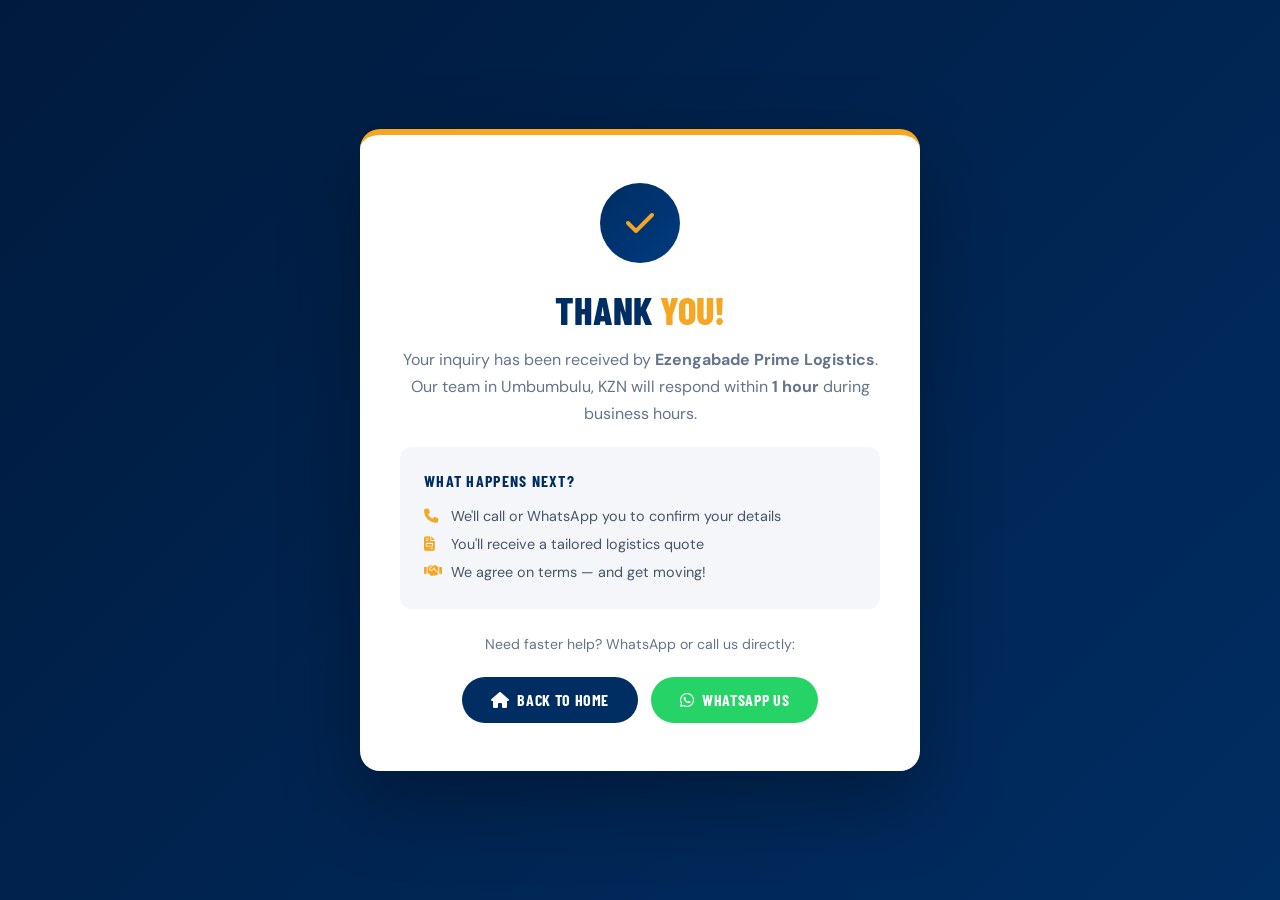
<file: thank-you.html>
<!DOCTYPE html>
<html lang="en">
<head>
    <meta charset="UTF-8">
    <meta name="viewport" content="width=device-width, initial-scale=1.0">
    <title>Thank You | Ezengabade Prime Logistics KZN</title>
    <meta name="robots" content="noindex, follow">
    <link rel="preconnect" href="https://fonts.googleapis.com">
    <link href="https://fonts.googleapis.com/css2?family=Barlow+Condensed:wght@700;800&family=DM+Sans:wght@400;500;600&display=swap" rel="stylesheet">
    <link rel="stylesheet" href="https://cdnjs.cloudflare.com/ajax/libs/font-awesome/6.4.0/css/all.min.css">
    <!-- GA4 Conversion Event -->
    <script async src="https://www.googletagmanager.com/gtag/js?id=G-5PHPF1S08J"></script>
    <script>
      window.dataLayer = window.dataLayer || [];
      function gtag(){dataLayer.push(arguments);}
      gtag('js', new Date());
      gtag('config', 'G-5PHPF1S08J');
      // [CRO] Fire lead conversion event
      gtag('event', 'generate_lead', { event_category: 'Lead', event_label: 'FormSubmission', value: 1 });
    </script>
    <style>
        :root {
            --navy: #002D62;
            --gold: #F5A623;
            --white: #FFFFFF;
            --font-display: 'Barlow Condensed', sans-serif;
            --font-body: 'DM Sans', sans-serif;
        }
        * { box-sizing: border-box; margin: 0; padding: 0; }
        body {
            font-family: var(--font-body);
            background: linear-gradient(135deg, #001A3D 0%, var(--navy) 100%);
            min-height: 100vh;
            display: flex;
            align-items: center;
            justify-content: center;
            padding: 2rem;
        }
        .card {
            background: var(--white);
            border-radius: 20px;
            padding: 3rem 2.5rem;
            max-width: 560px;
            width: 100%;
            text-align: center;
            box-shadow: 0 30px 80px rgba(0,0,0,0.3);
            border-top: 6px solid var(--gold);
            animation: fadeUp 0.6s ease;
        }
        @keyframes fadeUp {
            from { opacity:0; transform:translateY(30px); }
            to   { opacity:1; transform:translateY(0); }
        }
        .check-icon {
            width: 80px; height: 80px;
            background: linear-gradient(135deg, var(--navy), #003B80);
            border-radius: 50%;
            display: flex; align-items: center; justify-content: center;
            margin: 0 auto 1.5rem;
            font-size: 2rem;
            color: var(--gold);
        }
        h1 {
            font-family: var(--font-display);
            font-size: 2.4rem;
            font-weight: 800;
            color: var(--navy);
            text-transform: uppercase;
            margin-bottom: 0.8rem;
        }
        h1 span { color: var(--gold); }
        p { color: #64748B; font-size: 1rem; line-height: 1.7; margin-bottom: 1.2rem; }
        .next-steps {
            background: #F4F6FA;
            border-radius: 12px;
            padding: 1.5rem;
            text-align: left;
            margin-bottom: 1.5rem;
        }
        .next-steps h3 {
            font-family: var(--font-display);
            font-size: 1rem;
            font-weight: 700;
            text-transform: uppercase;
            letter-spacing: 0.08em;
            color: var(--navy);
            margin-bottom: 0.8rem;
        }
        .next-steps li {
            display: flex; align-items: center; gap: 0.7rem;
            font-size: 0.9rem; color: #475569;
            padding: 0.3rem 0;
        }
        .next-steps li i { color: var(--gold); width: 16px; }
        .btn-group { display: flex; gap: 0.8rem; flex-wrap: wrap; justify-content: center; }
        .btn {
            display: inline-flex; align-items: center; gap: 0.5rem;
            padding: 0.85rem 1.8rem;
            border-radius: 50px;
            font-family: var(--font-display);
            font-size: 1rem;
            font-weight: 700;
            text-transform: uppercase;
            letter-spacing: 0.04em;
            text-decoration: none;
            transition: all 0.3s ease;
        }
        .btn-primary { background: var(--navy); color: var(--white); }
        .btn-primary:hover { background: #003B80; }
        .btn-wa { background: #25D366; color: var(--white); }
        .btn-wa:hover { background: #128C7E; }
    </style>
</head>
<body>
    <div class="card">
        <div class="check-icon"><i class="fas fa-check"></i></div>
        <h1>Thank <span>You!</span></h1>
        <p>Your inquiry has been received by <strong>Ezengabade Prime Logistics</strong>. Our team in Umbumbulu, KZN will respond within <strong>1 hour</strong> during business hours.</p>
        <div class="next-steps">
            <h3>What Happens Next?</h3>
            <ul>
                <li><i class="fas fa-phone"></i> We'll call or WhatsApp you to confirm your details</li>
                <li><i class="fas fa-file-invoice"></i> You'll receive a tailored logistics quote</li>
                <li><i class="fas fa-handshake"></i> We agree on terms — and get moving!</li>
            </ul>
        </div>
        <p style="font-size:0.88rem;">Need faster help? WhatsApp or call us directly:</p>
        <div class="btn-group">
            <a href="/" class="btn btn-primary"><i class="fas fa-home"></i> Back to Home</a>
            <a href="https://wa.me/27613140218?text=Hi%2C%20I%20just%20submitted%20an%20inquiry%20on%20your%20website." class="btn btn-wa" target="_blank" rel="noopener">
                <i class="fab fa-whatsapp"></i> WhatsApp Us
            </a>
        </div>
    </div>
</body>
</html>
</file>
<file: style.css>
/* =====================================================
   EZENGABADE PRIME LOGISTICS — style.css (Rebuilt)
   Design: Bold Industrial / KZN Professional
   Focus: CRO, Mobile-First, Sub-2s Load, Local SEO
   ===================================================== */

/* --- DESIGN TOKENS --- */
:root {
    --navy:        #002D62;
    --navy-dark:   #001A3D;
    --navy-mid:    #003B80;
    --gold:        #F5A623;
    --gold-dark:   #D4881A;
    --gold-light:  #FFD280;
    --white:       #FFFFFF;
    --off-white:   #F4F6FA;
    --text:        #1E2A3B;
    --text-muted:  #64748B;
    --border:      #E2E8F0;
    --green:       #25D366;
    --green-dark:  #128C7E;
    --radius:      10px;
    --radius-lg:   16px;
    --shadow-sm:   0 2px 8px rgba(0,0,0,0.08);
    --shadow-md:   0 8px 24px rgba(0,0,0,0.12);
    --shadow-lg:   0 20px 60px rgba(0,0,0,0.18);
    --transition:  0.3s cubic-bezier(0.4, 0, 0.2, 1);
    --font-display:'Barlow Condensed', sans-serif;
    --font-body:   'DM Sans', sans-serif;
}

/* --- RESET & BASE --- */
*, *::before, *::after { box-sizing: border-box; margin: 0; padding: 0; }

html { scroll-behavior: smooth; font-size: 16px; }

body {
    font-family: var(--font-body);
    color: var(--text);
    background: var(--white);
    line-height: 1.65;
    -webkit-font-smoothing: antialiased;
}

img { max-width: 100%; display: block; }
a { text-decoration: none; }
ul { list-style: none; }
button { cursor: pointer; font-family: inherit; }

.container {
    width: 90%;
    max-width: 1200px;
    margin: 0 auto;
}

.section-padding { padding: 6rem 0; }

/* =====================================================
   URGENCY BAR
   ===================================================== */
.urgency-bar {
    background: var(--gold);
    color: var(--navy-dark);
    padding: 0.6rem 1.5rem;
    display: flex;
    align-items: center;
    justify-content: center;
    gap: 1rem;
    font-family: var(--font-display);
    font-size: 1rem;
    font-weight: 600;
    letter-spacing: 0.02em;
    position: relative;
    z-index: 1100;
    text-align: center;
    flex-wrap: wrap;
}

.urgency-bar a {
    background: var(--navy);
    color: var(--white);
    padding: 0.3rem 1rem;
    border-radius: 50px;
    font-size: 0.85rem;
    transition: background var(--transition);
    white-space: nowrap;
}
.urgency-bar a:hover { background: var(--navy-dark); }

.urgency-close {
    background: none;
    border: none;
    font-size: 1.4rem;
    color: var(--navy);
    line-height: 1;
    opacity: 0.6;
    transition: opacity var(--transition);
    position: absolute;
    right: 1rem;
    top: 50%;
    transform: translateY(-50%);
}
.urgency-close:hover { opacity: 1; }

/* =====================================================
   HEADER
   ===================================================== */
.fixed-header {
    background: var(--navy);
    padding: 0.8rem 0;
    position: fixed;
    width: 100%;
    top: 0;
    z-index: 1000;
    border-bottom: 3px solid var(--gold);
    box-shadow: 0 2px 20px rgba(0,0,0,0.3);
    transition: padding var(--transition), background var(--transition);
}

/* Header is pushed down by urgency bar – JS handles this */
.fixed-header.scrolled {
    background: rgba(0,29,62,0.97);
    padding: 0.5rem 0;
    backdrop-filter: blur(8px);
}

.header-inner {
    display: flex;
    align-items: center;
    justify-content: space-between;
    gap: 1rem;
}

/* Logo */
.logo {
    display: flex;
    align-items: center;
    gap: 0.7rem;
    color: var(--white);
    font-family: var(--font-display);
    font-size: 1.5rem;
    font-weight: 700;
    letter-spacing: 0.02em;
    text-transform: uppercase;
}
.logo-img {
    width: 42px;
    height: 42px;
    border-radius: 8px;
    object-fit: cover;
    border: 2px solid var(--gold);
}
.accent-text { color: var(--gold); }

/* Nav */
nav ul {
    display: flex;
    align-items: center;
    gap: 0;
}
nav ul li a {
    color: rgba(255,255,255,0.85);
    font-size: 0.9rem;
    font-weight: 500;
    padding: 0.4rem 0.9rem;
    border-radius: 6px;
    transition: color var(--transition), background var(--transition);
}
nav ul li a:hover { color: var(--gold); }

.nav-call {
    color: var(--gold) !important;
    font-weight: 600 !important;
}

.nav-cta {
    background: var(--gold) !important;
    color: var(--navy-dark) !important;
    font-weight: 700 !important;
    padding: 0.5rem 1.2rem !important;
    border-radius: 50px !important;
    margin-left: 0.5rem;
    transition: background var(--transition), transform var(--transition) !important;
}
.nav-cta:hover {
    background: var(--gold-dark) !important;
    transform: translateY(-1px);
}

/* Hamburger */
.menu-toggle {
    display: none;
    background: none;
    border: none;
    color: var(--white);
    font-size: 1.6rem;
}

/* =====================================================
   MOBILE MENU
   ===================================================== */
.mobile-menu {
    position: fixed;
    top: 0;
    right: 0;
    height: 100%;
    width: 300px;
    background: var(--navy-dark);
    z-index: 1500;
    transform: translateX(100%);
    transition: transform var(--transition);
    padding: 1.5rem;
    overflow-y: auto;
    border-left: 3px solid var(--gold);
}
.mobile-menu.active { transform: translateX(0); }

.close-button-mobile {
    background: none;
    border: none;
    color: var(--white);
    font-size: 2rem;
    position: absolute;
    top: 1rem;
    right: 1rem;
}

.mobile-nav-list { padding-top: 4.5rem; }
.mobile-nav-list li {
    border-bottom: 1px solid rgba(255,255,255,0.1);
}
.mobile-nav-list li a {
    color: var(--white);
    font-size: 1.1rem;
    font-family: var(--font-display);
    display: flex;
    align-items: center;
    gap: 0.8rem;
    padding: 1rem 0;
    transition: color var(--transition);
}
.mobile-nav-list li a:hover { color: var(--gold); }
.mobile-nav-list li a .fas { color: var(--gold); width: 20px; text-align: center; }

.mobile-cta-button {
    background: var(--gold) !important;
    color: var(--navy-dark) !important;
    font-weight: 700 !important;
    border-radius: 8px;
    justify-content: center !important;
    margin-top: 0.5rem;
}

/* =====================================================
   CTA BUTTONS (global)
   ===================================================== */
.cta-button {
    display: inline-flex;
    align-items: center;
    gap: 0.5rem;
    padding: 0.9rem 2rem;
    border-radius: 50px;
    font-family: var(--font-display);
    font-size: 1.05rem;
    font-weight: 700;
    letter-spacing: 0.03em;
    text-transform: uppercase;
    transition: all var(--transition);
    border: 2px solid transparent;
    cursor: pointer;
}

.cta-primary {
    background: var(--gold);
    color: var(--navy-dark);
    box-shadow: 0 4px 20px rgba(245,166,35,0.4);
}
.cta-primary:hover {
    background: var(--gold-dark);
    transform: translateY(-2px);
    box-shadow: 0 8px 30px rgba(245,166,35,0.5);
}

.cta-secondary {
    background: transparent;
    color: var(--white);
    border-color: rgba(255,255,255,0.5);
}
.cta-secondary:hover {
    border-color: var(--gold);
    color: var(--gold);
    background: rgba(255,255,255,0.05);
}

.cta-outline {
    background: transparent;
    color: var(--navy);
    border-color: var(--navy);
}
.cta-outline:hover {
    background: var(--navy);
    color: var(--white);
}

/* =====================================================
   HERO
   ===================================================== */
.hero {
    background: linear-gradient(135deg, var(--navy-dark) 0%, var(--navy) 50%, var(--navy-mid) 100%);
    min-height: 100vh;
    display: flex;
    align-items: center;
    justify-content: center;
    position: relative;
    overflow: hidden;
    padding-top: 100px; /* header offset */
    text-align: center;
}

/* Geometric grid lines for industrial feel */
.hero-grid-lines {
    position: absolute;
    inset: 0;
    background-image:
        linear-gradient(rgba(245,166,35,0.06) 1px, transparent 1px),
        linear-gradient(90deg, rgba(245,166,35,0.06) 1px, transparent 1px);
    background-size: 60px 60px;
    pointer-events: none;
}

/* Logo watermark overlay */
.hero-bg-overlay {
    position: absolute;
    inset: 0;
    background: url('ezengabade_logo.jpeg') center center / 60% no-repeat;
    opacity: 0.04;
    pointer-events: none;
}

.hero-content {
    position: relative;
    z-index: 2;
    max-width: 900px;
    animation: heroFadeUp 0.9s ease forwards;
}

@keyframes heroFadeUp {
    from { opacity: 0; transform: translateY(30px); }
    to   { opacity: 1; transform: translateY(0); }
}

.hero-eyebrow {
    display: inline-flex;
    align-items: center;
    gap: 0.5rem;
    background: rgba(245,166,35,0.15);
    border: 1px solid rgba(245,166,35,0.4);
    color: var(--gold-light);
    font-size: 0.85rem;
    font-weight: 600;
    letter-spacing: 0.1em;
    text-transform: uppercase;
    padding: 0.4rem 1.2rem;
    border-radius: 50px;
    margin-bottom: 1.5rem;
}

.hero-title {
    font-family: var(--font-display);
    font-size: clamp(2.8rem, 6vw, 5.5rem);
    font-weight: 800;
    color: var(--white);
    line-height: 1.05;
    text-transform: uppercase;
    letter-spacing: 0.02em;
    margin-bottom: 1.2rem;
}

.hero-title-accent {
    color: var(--gold);
    display: block;
}

.hero-subtitle {
    font-size: 1.15rem;
    color: rgba(255,255,255,0.75);
    max-width: 620px;
    margin: 0 auto 2.5rem;
    font-weight: 300;
    line-height: 1.7;
}

.hero-ctas {
    display: flex;
    gap: 1rem;
    justify-content: center;
    flex-wrap: wrap;
    margin-bottom: 3rem;
}

.hero-trust-bar {
    display: flex;
    justify-content: center;
    gap: 2rem;
    flex-wrap: wrap;
    border-top: 1px solid rgba(255,255,255,0.1);
    padding-top: 2rem;
}

.trust-item {
    display: flex;
    align-items: center;
    gap: 0.5rem;
    color: rgba(255,255,255,0.7);
    font-size: 0.85rem;
    font-weight: 500;
}
.trust-item i { color: var(--gold); }

/* Scroll indicator */
.hero-scroll-indicator {
    position: absolute;
    bottom: 2rem;
    left: 50%;
    transform: translateX(-50%);
    display: flex;
    flex-direction: column;
    align-items: center;
    gap: 0.4rem;
    color: rgba(255,255,255,0.4);
    font-size: 0.75rem;
    letter-spacing: 0.1em;
    text-transform: uppercase;
    z-index: 2;
}

.scroll-arrow {
    width: 20px;
    height: 20px;
    border-right: 2px solid rgba(255,255,255,0.4);
    border-bottom: 2px solid rgba(255,255,255,0.4);
    transform: rotate(45deg);
    animation: bounce 1.5s infinite;
}

@keyframes bounce {
    0%, 100% { transform: rotate(45deg) translateY(0); }
    50%       { transform: rotate(45deg) translateY(4px); }
}

/* =====================================================
   STATS STRIP
   ===================================================== */
.stats-strip {
    background: var(--gold);
    padding: 2.5rem 0;
}

.stats-grid {
    display: grid;
    grid-template-columns: repeat(4, 1fr);
    gap: 1rem;
    text-align: center;
}

.stat-item {
    display: flex;
    flex-direction: column;
    align-items: center;
}

.stat-number {
    font-family: var(--font-display);
    font-size: 3rem;
    font-weight: 800;
    color: var(--navy-dark);
    line-height: 1;
    display: inline;
}
.stat-suffix {
    font-family: var(--font-display);
    font-size: 2.5rem;
    font-weight: 800;
    color: var(--navy-dark);
    display: inline;
}

.stat-label {
    font-size: 0.8rem;
    font-weight: 600;
    color: var(--navy);
    text-transform: uppercase;
    letter-spacing: 0.08em;
    margin-top: 0.4rem;
}

/* =====================================================
   SECTION HEADERS
   ===================================================== */
.section-header {
    text-align: center;
    margin-bottom: 3.5rem;
}

.section-tag {
    display: inline-block;
    background: rgba(0,45,98,0.08);
    color: var(--navy);
    font-size: 0.78rem;
    font-weight: 700;
    letter-spacing: 0.15em;
    text-transform: uppercase;
    padding: 0.3rem 1rem;
    border-radius: 50px;
    border: 1px solid rgba(0,45,98,0.2);
    margin-bottom: 0.8rem;
}

.light-tag {
    background: rgba(245,166,35,0.2);
    color: var(--gold-light);
    border-color: rgba(245,166,35,0.3);
}

.section-title {
    font-family: var(--font-display);
    font-size: clamp(2rem, 4vw, 3rem);
    font-weight: 800;
    color: var(--navy);
    line-height: 1.1;
    text-transform: uppercase;
    letter-spacing: 0.02em;
}

.white-text { color: var(--white) !important; }

.title-kzn {
    color: var(--gold);
    display: block;
}

.section-description {
    max-width: 580px;
    margin: 0.8rem auto 0;
    color: var(--text-muted);
    font-size: 1.05rem;
}

/* =====================================================
   SERVICES
   ===================================================== */
.service-grid {
    display: grid;
    grid-template-columns: repeat(3, 1fr);
    gap: 1.5rem;
    margin-bottom: 2.5rem;
}

.service-card {
    background: var(--white);
    border-radius: var(--radius-lg);
    border: 2px solid var(--border);
    transition: transform var(--transition), box-shadow var(--transition), border-color var(--transition);
    position: relative;
    overflow: hidden;
}

.service-card::before {
    content: '';
    display: block;
    height: 4px;
    background: var(--navy);
    transition: background var(--transition);
}

.service-card:hover {
    transform: translateY(-6px);
    box-shadow: var(--shadow-lg);
    border-color: var(--gold);
}
.service-card:hover::before { background: var(--gold); }

.featured-service {
    border-color: var(--gold);
    transform: translateY(-4px);
    box-shadow: var(--shadow-md);
}
.featured-service::before { background: var(--gold); }

.service-card-inner { padding: 2rem; }

.service-featured-badge {
    display: inline-block;
    background: var(--gold);
    color: var(--navy-dark);
    font-size: 0.72rem;
    font-weight: 700;
    letter-spacing: 0.08em;
    text-transform: uppercase;
    padding: 0.25rem 0.8rem;
    border-radius: 50px;
    margin-bottom: 1rem;
}

.service-icon-wrap {
    width: 60px;
    height: 60px;
    background: linear-gradient(135deg, var(--navy), var(--navy-mid));
    border-radius: 14px;
    display: flex;
    align-items: center;
    justify-content: center;
    margin-bottom: 1.2rem;
}

.service-icon {
    font-size: 1.6rem;
    color: var(--gold);
}

.service-card h3 {
    font-family: var(--font-display);
    font-size: 1.4rem;
    font-weight: 700;
    color: var(--navy);
    text-transform: uppercase;
    margin-bottom: 0.8rem;
}

.service-card p {
    color: var(--text-muted);
    font-size: 0.95rem;
    margin-bottom: 1.2rem;
    line-height: 1.65;
}

.service-bullets {
    margin-bottom: 1.5rem;
}
.service-bullets li {
    display: flex;
    align-items: center;
    gap: 0.5rem;
    font-size: 0.88rem;
    color: var(--text);
    padding: 0.25rem 0;
}
.service-bullets li i { color: var(--gold); font-size: 0.75rem; }

.quote-cta-small {
    background: var(--navy);
    color: var(--white);
    padding: 0.7rem 1.3rem;
    border: none;
    border-radius: 50px;
    font-family: var(--font-display);
    font-size: 0.9rem;
    font-weight: 700;
    letter-spacing: 0.04em;
    text-transform: uppercase;
    display: flex;
    align-items: center;
    gap: 0.4rem;
    transition: background var(--transition), transform var(--transition);
}
.quote-cta-small:hover {
    background: var(--gold);
    color: var(--navy-dark);
    transform: translateY(-1px);
}

/* Lead Magnet Strip */
.lead-magnet-strip {
    background: linear-gradient(135deg, var(--navy), var(--navy-mid));
    border-radius: var(--radius-lg);
    padding: 1.5rem 2rem;
    display: flex;
    align-items: center;
    gap: 1.5rem;
    flex-wrap: wrap;
}

.lead-magnet-icon {
    font-size: 2.5rem;
    color: var(--gold);
    flex-shrink: 0;
}

.lead-magnet-text {
    color: var(--white);
    flex: 1;
    font-size: 1rem;
    min-width: 200px;
}
.lead-magnet-text strong { color: var(--gold); }

.lead-magnet-btn {
    background: var(--gold);
    color: var(--navy-dark);
    border: none;
    border-radius: 50px;
    padding: 0.75rem 1.5rem;
    font-family: var(--font-display);
    font-size: 0.95rem;
    font-weight: 700;
    text-transform: uppercase;
    letter-spacing: 0.04em;
    display: flex;
    align-items: center;
    gap: 0.5rem;
    transition: background var(--transition), transform var(--transition);
    white-space: nowrap;
}
.lead-magnet-btn:hover {
    background: var(--gold-dark);
    transform: translateY(-1px);
}

/* =====================================================
   WHY US
   ===================================================== */
.why-us-section {
    background: linear-gradient(160deg, var(--navy-dark) 0%, var(--navy) 100%);
    position: relative;
    overflow: hidden;
}
.why-us-section::before {
    content: '';
    position: absolute;
    inset: 0;
    background-image: linear-gradient(rgba(245,166,35,0.04) 1px, transparent 1px),
                      linear-gradient(90deg, rgba(245,166,35,0.04) 1px, transparent 1px);
    background-size: 40px 40px;
    pointer-events: none;
}

.feature-grid {
    display: grid;
    grid-template-columns: repeat(4, 1fr);
    gap: 1.5rem;
    position: relative;
    z-index: 1;
}

.feature-item {
    background: rgba(255,255,255,0.05);
    border: 1px solid rgba(255,255,255,0.1);
    border-radius: var(--radius-lg);
    padding: 2rem 1.5rem;
    text-align: center;
    transition: background var(--transition), transform var(--transition);
}
.feature-item:hover {
    background: rgba(255,255,255,0.1);
    transform: translateY(-4px);
}

.feature-icon-wrap {
    width: 65px;
    height: 65px;
    background: rgba(245,166,35,0.15);
    border: 2px solid rgba(245,166,35,0.3);
    border-radius: 50%;
    display: flex;
    align-items: center;
    justify-content: center;
    margin: 0 auto 1.2rem;
    font-size: 1.6rem;
    color: var(--gold);
}

.feature-item h3 {
    font-family: var(--font-display);
    font-size: 1.15rem;
    font-weight: 700;
    color: var(--gold);
    text-transform: uppercase;
    margin-bottom: 0.8rem;
}

.feature-item p {
    color: rgba(255,255,255,0.7);
    font-size: 0.9rem;
    line-height: 1.65;
}

.inline-proof {
    margin-top: 2.5rem;
    text-align: center;
    position: relative;
    z-index: 1;
}

.proof-item {
    display: inline-block;
    background: rgba(245,166,35,0.1);
    border: 1px solid rgba(245,166,35,0.25);
    color: rgba(255,255,255,0.85);
    font-style: italic;
    font-size: 0.95rem;
    padding: 1rem 2rem;
    border-radius: var(--radius);
    max-width: 600px;
}
.proof-item i { color: var(--gold); margin-right: 0.5rem; }

/* =====================================================
   LEADERSHIP
   ===================================================== */
.leadership-section { background: var(--off-white); }

.leadership-card {
    display: flex;
    align-items: center;
    gap: 3rem;
    background: var(--white);
    border-radius: var(--radius-lg);
    padding: 3rem;
    box-shadow: var(--shadow-md);
    border-left: 6px solid var(--gold);
    max-width: 900px;
    margin: 0 auto;
}

.leadership-avatar {
    width: 100px;
    height: 100px;
    background: linear-gradient(135deg, var(--navy), var(--navy-mid));
    border-radius: 50%;
    display: flex;
    align-items: center;
    justify-content: center;
    font-size: 2.5rem;
    color: var(--gold);
    flex-shrink: 0;
    border: 4px solid var(--gold);
}

.leadership-info h3 {
    font-family: var(--font-display);
    font-size: 1.6rem;
    font-weight: 700;
    color: var(--navy);
    text-transform: uppercase;
}

.leadership-title {
    color: var(--gold-dark);
    font-weight: 600;
    font-size: 0.95rem;
    text-transform: uppercase;
    letter-spacing: 0.08em;
    margin-bottom: 1rem;
}

.leadership-info p {
    color: var(--text-muted);
    font-size: 0.95rem;
    line-height: 1.7;
}

/* =====================================================
   FAQ
   ===================================================== */
.faq-section { background: var(--white); }

.faq-grid {
    max-width: 800px;
    margin: 0 auto;
    display: flex;
    flex-direction: column;
    gap: 0.8rem;
}

.faq-item {
    border: 1px solid var(--border);
    border-radius: var(--radius);
    overflow: hidden;
    transition: border-color var(--transition);
}
.faq-item:has(.faq-question[aria-expanded="true"]) {
    border-color: var(--gold);
}

.faq-question {
    width: 100%;
    text-align: left;
    background: var(--white);
    border: none;
    padding: 1.2rem 1.5rem;
    font-family: var(--font-body);
    font-size: 1rem;
    font-weight: 600;
    color: var(--navy);
    display: flex;
    align-items: center;
    justify-content: space-between;
    gap: 1rem;
    transition: background var(--transition);
}
.faq-question:hover { background: var(--off-white); }
.faq-question[aria-expanded="true"] {
    background: var(--navy);
    color: var(--white);
}

.faq-icon {
    transition: transform var(--transition);
    flex-shrink: 0;
    font-size: 0.85rem;
}
.faq-question[aria-expanded="true"] .faq-icon {
    transform: rotate(180deg);
    color: var(--gold);
}

.faq-answer {
    max-height: 0;
    overflow: hidden;
    transition: max-height 0.4s ease, padding var(--transition);
}
.faq-answer.open { max-height: 300px; }

.faq-answer p {
    padding: 1rem 1.5rem 1.2rem;
    color: var(--text-muted);
    font-size: 0.95rem;
    line-height: 1.7;
    border-top: 1px solid var(--border);
}

/* =====================================================
   REVIEWS
   ===================================================== */
.reviews-section { background: var(--off-white); }

.review-grid {
    display: grid;
    grid-template-columns: repeat(3, 1fr);
    gap: 1.5rem;
    margin-bottom: 2.5rem;
}

.review-card {
    background: var(--white);
    border-radius: var(--radius-lg);
    padding: 2rem;
    box-shadow: var(--shadow-sm);
    border-top: 4px solid var(--gold);
    display: flex;
    flex-direction: column;
    gap: 1rem;
    transition: transform var(--transition), box-shadow var(--transition);
}
.review-card:hover {
    transform: translateY(-4px);
    box-shadow: var(--shadow-md);
}

.stars { color: var(--gold); font-size: 1rem; letter-spacing: 2px; }

.review-text {
    color: var(--text-muted);
    font-style: italic;
    font-size: 0.95rem;
    line-height: 1.7;
    flex: 1;
}

.reviewer-details {
    display: flex;
    align-items: center;
    gap: 1rem;
    border-top: 1px solid var(--border);
    padding-top: 1rem;
}

.reviewer-avatar {
    width: 42px;
    height: 42px;
    background: var(--navy);
    color: var(--white);
    border-radius: 50%;
    display: flex;
    align-items: center;
    justify-content: center;
    font-family: var(--font-display);
    font-weight: 700;
    font-size: 1.1rem;
    flex-shrink: 0;
}

.reviewer-name {
    font-weight: 600;
    color: var(--navy);
    font-size: 0.9rem;
}

.reviewer-company {
    font-size: 0.8rem;
    color: var(--text-muted);
}

.review-cta-block {
    text-align: center;
    color: var(--text-muted);
    font-size: 0.95rem;
    display: flex;
    flex-direction: column;
    align-items: center;
    gap: 1rem;
}

/* =====================================================
   CONTACT
   ===================================================== */
.contact-section { background: var(--white); }

.contact-layout {
    display: grid;
    grid-template-columns: 1fr 1.4fr;
    gap: 3rem;
    align-items: start;
}

.contact-info h3 {
    font-family: var(--font-display);
    font-size: 1.5rem;
    font-weight: 700;
    color: var(--navy);
    text-transform: uppercase;
    margin-bottom: 1.5rem;
}

.contact-detail { margin-bottom: 1rem; }

.contact-link-block {
    display: flex;
    align-items: center;
    gap: 1rem;
    background: var(--off-white);
    border-radius: var(--radius);
    padding: 1rem 1.2rem;
    border: 1px solid var(--border);
    color: var(--text);
    transition: all var(--transition);
}
.contact-link-block:hover {
    background: var(--navy);
    border-color: var(--navy);
    color: var(--white);
    transform: translateX(4px);
}
.contact-link-block:hover i { color: var(--gold); }
.contact-link-block.no-link:hover {
    background: var(--off-white);
    border-color: var(--border);
    color: var(--text);
    transform: none;
    cursor: default;
}
.contact-link-block.no-link:hover i { color: var(--navy); }

.contact-link-block i {
    font-size: 1.3rem;
    color: var(--navy);
    width: 24px;
    flex-shrink: 0;
}

.contact-link-block strong {
    display: block;
    font-weight: 600;
    font-size: 0.85rem;
    text-transform: uppercase;
    letter-spacing: 0.05em;
}
.contact-link-block span {
    font-size: 0.9rem;
    opacity: 0.8;
}

.whatsapp-contact { border-color: var(--green); }
.whatsapp-contact i { color: var(--green); }
.whatsapp-contact:hover { background: var(--green) !important; border-color: var(--green) !important; }
.whatsapp-contact:hover i { color: var(--white) !important; }

.contact-hours {
    background: var(--off-white);
    border-radius: var(--radius);
    padding: 0.8rem 1.2rem;
    font-size: 0.88rem;
    color: var(--text-muted);
    display: flex;
    align-items: center;
    gap: 0.5rem;
    margin-top: 0.5rem;
    border: 1px solid var(--border);
}
.contact-hours i { color: var(--navy); }

.map-embed-container {
    overflow: hidden;
    border-radius: var(--radius);
    border: 1px solid var(--border);
}

/* FORM */
.contact-form-wrapper {
    background: var(--navy);
    border-radius: var(--radius-lg);
    padding: 2.5rem;
    box-shadow: var(--shadow-lg);
}

.form-header {
    font-family: var(--font-display);
    font-size: 1.5rem;
    font-weight: 700;
    color: var(--white);
    text-transform: uppercase;
    margin-bottom: 0.4rem;
}

.form-subheader {
    color: rgba(255,255,255,0.65);
    font-size: 0.9rem;
    margin-bottom: 1.5rem;
}
.form-subheader strong { color: var(--gold); }

.professional-form label {
    display: block;
    font-size: 0.82rem;
    font-weight: 600;
    text-transform: uppercase;
    letter-spacing: 0.06em;
    color: rgba(255,255,255,0.7);
    margin-bottom: 0.4rem;
}

/* Labels in modal are on light bg */
.modal .professional-form label,
#leadMagnetModal .professional-form label {
    color: var(--navy);
}

.professional-form input,
.professional-form select,
.professional-form textarea {
    width: 100%;
    padding: 0.85rem 1rem;
    background: rgba(255,255,255,0.08);
    border: 1px solid rgba(255,255,255,0.2);
    border-radius: 8px;
    color: var(--white);
    font-family: var(--font-body);
    font-size: 0.95rem;
    transition: border-color var(--transition), background var(--transition);
}

.professional-form input::placeholder,
.professional-form select::placeholder,
.professional-form textarea::placeholder { color: rgba(255,255,255,0.35); }

.professional-form input:focus,
.professional-form select:focus,
.professional-form textarea:focus {
    border-color: var(--gold);
    background: rgba(255,255,255,0.12);
    outline: none;
    box-shadow: 0 0 0 3px rgba(245,166,35,0.2);
}

.professional-form select { color: rgba(255,255,255,0.8); }
.professional-form select option { background: var(--navy); color: var(--white); }

/* Modal forms on white bg */
.modal .professional-form input,
.modal .professional-form select,
.modal .professional-form textarea,
#leadMagnetModal .professional-form input,
#leadMagnetModal .professional-form select,
#leadMagnetModal .professional-form textarea {
    background: var(--off-white);
    border-color: var(--border);
    color: var(--text);
}
.modal .professional-form input:focus,
.modal .professional-form textarea:focus,
#leadMagnetModal .professional-form input:focus {
    border-color: var(--gold);
    background: var(--white);
}
.modal .professional-form input::placeholder,
.modal .professional-form textarea::placeholder { color: var(--text-muted); }

.form-row {
    display: grid;
    grid-template-columns: 1fr 1fr;
    gap: 1rem;
}

.form-group { margin-bottom: 1.2rem; }

.submit-button {
    width: 100%;
    background: var(--gold);
    color: var(--navy-dark);
    border: none;
    border-radius: 50px;
    padding: 1rem;
    font-family: var(--font-display);
    font-size: 1.05rem;
    font-weight: 700;
    text-transform: uppercase;
    letter-spacing: 0.05em;
    display: flex;
    align-items: center;
    justify-content: center;
    gap: 0.5rem;
    transition: background var(--transition), transform var(--transition), box-shadow var(--transition);
    box-shadow: 0 4px 20px rgba(245,166,35,0.3);
}
.submit-button:hover {
    background: var(--gold-dark);
    transform: translateY(-2px);
    box-shadow: 0 8px 30px rgba(245,166,35,0.4);
}

.large-button { padding: 1.1rem; font-size: 1.1rem; }

.form-privacy {
    text-align: center;
    font-size: 0.78rem;
    color: rgba(255,255,255,0.45);
    margin-top: 0.8rem;
}

/* =====================================================
   MODAL (Service Quote & Lead Magnet)
   ===================================================== */
.modal {
    display: none;
    position: fixed;
    inset: 0;
    z-index: 3000;
    background: rgba(0,0,0,0.75);
    backdrop-filter: blur(4px);
    overflow-y: auto;
}

.modal-content {
    background: var(--white);
    border-radius: var(--radius-lg);
    max-width: 540px;
    width: 90%;
    margin: 5% auto;
    padding: 2.5rem;
    position: relative;
    animation: modalSlideIn 0.35s ease;
    box-shadow: var(--shadow-lg);
}

@keyframes modalSlideIn {
    from { opacity: 0; transform: translateY(-30px) scale(0.97); }
    to   { opacity: 1; transform: translateY(0) scale(1); }
}

.close-button {
    position: absolute;
    top: 1rem;
    right: 1.2rem;
    background: none;
    border: none;
    font-size: 2rem;
    color: var(--text-muted);
    line-height: 1;
    transition: color var(--transition);
}
.close-button:hover { color: var(--navy); }

.modal-header-icon {
    width: 55px;
    height: 55px;
    background: linear-gradient(135deg, var(--navy), var(--navy-mid));
    border-radius: 14px;
    display: flex;
    align-items: center;
    justify-content: center;
    font-size: 1.4rem;
    color: var(--gold);
    margin-bottom: 1.2rem;
}

.modal-title {
    font-family: var(--font-display);
    font-size: 1.5rem;
    font-weight: 700;
    color: var(--navy);
    text-transform: uppercase;
    margin-bottom: 0.4rem;
}

.modal-subtitle {
    color: var(--text-muted);
    font-size: 0.9rem;
    margin-bottom: 1.5rem;
}

/* Lead Magnet Modal */
.lead-magnet-modal-content {
    text-align: center;
}

.lm-icon {
    font-size: 3rem;
    color: var(--navy);
    margin-bottom: 0.8rem;
}

.lead-magnet-modal-content .modal-title { font-size: 1.4rem; }
.lead-magnet-modal-content .professional-form { text-align: left; }

/* =====================================================
   EXIT-INTENT POPUP
   ===================================================== */
.exit-popup-overlay {
    display: none;
    position: fixed;
    inset: 0;
    background: rgba(0,0,0,0.6);
    z-index: 4000;
    backdrop-filter: blur(3px);
}

.exit-popup {
    display: none;
    position: fixed;
    top: 50%;
    left: 50%;
    transform: translate(-50%, -50%);
    z-index: 4001;
    background: var(--white);
    border-radius: var(--radius-lg);
    padding: 2.5rem 2rem;
    max-width: 480px;
    width: 90%;
    box-shadow: var(--shadow-lg);
    border-top: 5px solid var(--gold);
    text-align: center;
    animation: popupBounce 0.4s cubic-bezier(0.34, 1.56, 0.64, 1);
}

@keyframes popupBounce {
    from { opacity: 0; transform: translate(-50%, -60%) scale(0.9); }
    to   { opacity: 1; transform: translate(-50%, -50%) scale(1); }
}

.exit-popup-close {
    position: absolute;
    top: 0.8rem;
    right: 1rem;
    background: none;
    border: none;
    font-size: 1.8rem;
    color: var(--text-muted);
    transition: color var(--transition);
}
.exit-popup-close:hover { color: var(--navy); }

.exit-popup-badge {
    display: inline-block;
    background: var(--gold);
    color: var(--navy-dark);
    font-size: 0.72rem;
    font-weight: 700;
    letter-spacing: 0.1em;
    text-transform: uppercase;
    padding: 0.25rem 0.8rem;
    border-radius: 50px;
    margin-bottom: 1rem;
}

.exit-popup h3 {
    font-family: var(--font-display);
    font-size: 1.5rem;
    font-weight: 700;
    color: var(--navy);
    text-transform: uppercase;
    margin-bottom: 0.8rem;
    line-height: 1.2;
}

.exit-popup p {
    color: var(--text-muted);
    font-size: 0.9rem;
    margin-bottom: 1.2rem;
}

.exit-popup-form {
    display: flex;
    flex-direction: column;
    gap: 0.7rem;
}

.exit-popup-form input[type="email"] {
    padding: 0.85rem 1rem;
    border: 2px solid var(--border);
    border-radius: 50px;
    font-family: var(--font-body);
    font-size: 0.95rem;
    text-align: center;
    transition: border-color var(--transition);
}
.exit-popup-form input[type="email"]:focus {
    border-color: var(--gold);
    outline: none;
}

.exit-popup-form button {
    background: var(--navy);
    color: var(--white);
    border: none;
    border-radius: 50px;
    padding: 0.9rem;
    font-family: var(--font-display);
    font-size: 1rem;
    font-weight: 700;
    text-transform: uppercase;
    letter-spacing: 0.04em;
    display: flex;
    align-items: center;
    justify-content: center;
    gap: 0.5rem;
    transition: background var(--transition);
}
.exit-popup-form button:hover { background: var(--gold); color: var(--navy-dark); }

.exit-popup-small {
    font-size: 0.75rem !important;
    color: #aaa !important;
    margin-bottom: 0 !important;
}

/* =====================================================
   WHATSAPP FLOAT
   ===================================================== */
.whatsapp-float {
    position: fixed;
    bottom: 2rem;
    right: 2rem;
    background: var(--green);
    color: var(--white);
    border-radius: 50px;
    padding: 0.9rem 1.4rem;
    display: flex;
    align-items: center;
    gap: 0.5rem;
    font-size: 1.5rem;
    z-index: 999;
    box-shadow: 0 4px 20px rgba(37,211,102,0.5);
    transition: all var(--transition);
}

.whatsapp-label {
    font-family: var(--font-display);
    font-size: 0.9rem;
    font-weight: 700;
    text-transform: uppercase;
    letter-spacing: 0.04em;
}

.whatsapp-float:hover {
    background: var(--green-dark);
    transform: translateY(-3px);
    box-shadow: 0 8px 30px rgba(37,211,102,0.6);
}

/* =====================================================
   FOOTER
   ===================================================== */
footer {
    background: var(--navy-dark);
    color: var(--white);
    padding-top: 4rem;
}

.footer-inner {
    display: grid;
    grid-template-columns: 1.5fr 1fr 1.2fr;
    gap: 3rem;
    padding-bottom: 3rem;
    border-bottom: 1px solid rgba(255,255,255,0.1);
}

.footer-logo {
    font-family: var(--font-display);
    font-size: 1.5rem;
    font-weight: 800;
    color: var(--white);
    text-transform: uppercase;
    margin-bottom: 0.5rem;
}
.footer-logo span { color: var(--gold); }

.footer-tagline {
    font-size: 0.85rem;
    color: rgba(255,255,255,0.5);
    margin-bottom: 0.2rem;
}

.footer-links h4,
.footer-contact h4 {
    font-family: var(--font-display);
    font-size: 0.9rem;
    font-weight: 700;
    text-transform: uppercase;
    letter-spacing: 0.1em;
    color: var(--gold);
    margin-bottom: 1rem;
}

.footer-links ul { display: flex; flex-direction: column; gap: 0.5rem; }
.footer-links ul li a {
    color: rgba(255,255,255,0.65);
    font-size: 0.9rem;
    transition: color var(--transition);
}
.footer-links ul li a:hover { color: var(--gold); }

.footer-contact p {
    font-size: 0.9rem;
    color: rgba(255,255,255,0.65);
    margin-bottom: 0.5rem;
    display: flex;
    align-items: center;
    gap: 0.5rem;
}
.footer-contact p a { color: rgba(255,255,255,0.65); transition: color var(--transition); }
.footer-contact p a:hover { color: var(--gold); }
.footer-contact p i { color: var(--gold); width: 16px; }

.footer-social {
    display: flex;
    gap: 0.8rem;
    margin-top: 1rem;
}
.footer-social a {
    width: 36px;
    height: 36px;
    background: rgba(255,255,255,0.08);
    border: 1px solid rgba(255,255,255,0.15);
    border-radius: 8px;
    display: flex;
    align-items: center;
    justify-content: center;
    color: rgba(255,255,255,0.7);
    font-size: 0.95rem;
    transition: all var(--transition);
}
.footer-social a:hover {
    background: var(--gold);
    border-color: var(--gold);
    color: var(--navy-dark);
}

.footer-bottom {
    padding: 1.2rem 0;
    text-align: center;
}

.copyright {
    font-size: 0.82rem;
    color: rgba(255,255,255,0.4);
}

/* =====================================================
   RESPONSIVE — TABLET (≤992px)
   ===================================================== */
@media (max-width: 992px) {
    nav { display: none; }
    .menu-toggle { display: block; }

    .service-grid { grid-template-columns: 1fr; max-width: 500px; margin-left: auto; margin-right: auto; }
    .featured-service { transform: none; }

    .feature-grid { grid-template-columns: 1fr 1fr; }

    .review-grid { grid-template-columns: 1fr; max-width: 500px; margin-left: auto; margin-right: auto; }

    .contact-layout { grid-template-columns: 1fr; }

    .leadership-card { flex-direction: column; text-align: center; gap: 1.5rem; }

    .stats-grid { grid-template-columns: repeat(2, 1fr); gap: 1.5rem; }

    .footer-inner { grid-template-columns: 1fr 1fr; }
    .footer-brand { grid-column: 1 / -1; }
}

/* =====================================================
   RESPONSIVE — MOBILE (≤576px)
   ===================================================== */
@media (max-width: 576px) {
    .section-padding { padding: 4rem 0; }

    .urgency-bar { font-size: 0.8rem; padding: 0.5rem 2.5rem 0.5rem 1rem; }
    .urgency-bar a { display: none; }

    .hero { padding-top: 80px; }
    .hero-ctas { flex-direction: column; align-items: center; }
    .hero-trust-bar { gap: 1rem; }

    .stats-grid { grid-template-columns: repeat(2, 1fr); }

    .form-row { grid-template-columns: 1fr; }

    .whatsapp-float { border-radius: 50%; padding: 0.9rem; bottom: 1.2rem; right: 1.2rem; }
    .whatsapp-label { display: none; }

    .feature-grid { grid-template-columns: 1fr; }

    .footer-inner { grid-template-columns: 1fr; gap: 2rem; }
    .footer-brand { grid-column: auto; }

    .lead-magnet-strip { flex-direction: column; text-align: center; }
    .lead-magnet-btn { width: 100%; justify-content: center; }

    .contact-form-wrapper { padding: 1.5rem; }
}
</file>
